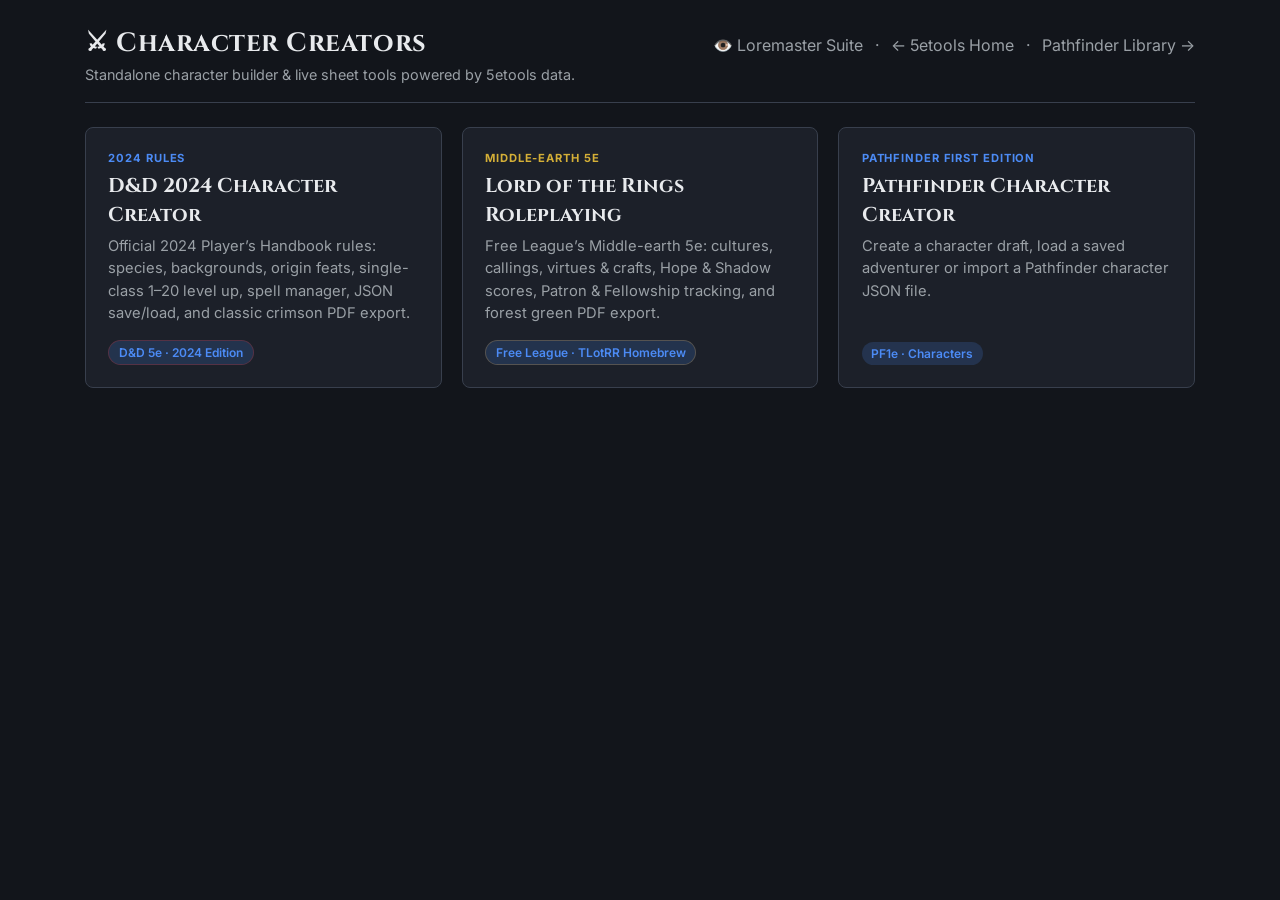
<file: character-creators/index.html>
<!DOCTYPE html>
<html lang="en">
<head>
	<meta charset="utf-8">
	<meta name="viewport" content="width=device-width, initial-scale=1">
	<title>Character Creators | 5etools</title>
	<link rel="preconnect" href="https://fonts.googleapis.com">
	<link rel="preconnect" href="https://fonts.gstatic.com" crossorigin>
	<link href="https://fonts.googleapis.com/css2?family=Cinzel:wght@600;700;800&family=Inter:wght@400;500;600;700&display=swap" rel="stylesheet">
	<link rel="icon" type="image/png" href="favicon.png">
	<link rel="stylesheet" href="shared/styles.css">
</head>
<body class="cc-hub-body">
	<div class="cc-page">
		<header class="cc-header cc-hub-header">
			<div>
				<h1>⚔ Character Creators</h1>
				<p class="cc-sub">Standalone character builder & live sheet tools powered by 5etools data.</p>
			</div>
			<div style="display:flex; gap:0.75rem; align-items:center;">
				<a href="../dmtools/tlotrr/index.html" class="cc-muted" style="text-decoration:none">👁️ Loremaster Suite</a>
				<span class="cc-muted">·</span>
				<a href="../index.html" class="cc-muted" style="text-decoration:none">← 5etools Home</a>
				<span class="cc-muted">·</span>
				<a href="pathfinder/" class="cc-muted" style="text-decoration:none">Pathfinder Library →</a>
			</div>
		</header>

		<div class="cc-card-grid cc-hub-grid">
			<a class="cc-card cc-card-dnd" href="dnd-2024/">
				<div class="cc-card-header-badge">2024 RULES</div>
				<h2>D&amp;D 2024 Character Creator</h2>
				<p>Official 2024 Player’s Handbook rules: species, backgrounds, origin feats, single-class 1–20 level up, spell manager, JSON save/load, and classic crimson PDF export.</p>
				<span class="cc-badge cc-badge-dnd">D&amp;D 5e · 2024 Edition</span>
			</a>
			<a class="cc-card cc-card-lotr" href="lotr-rpg/">
				<div class="cc-card-header-badge cc-badge-gold">MIDDLE-EARTH 5E</div>
				<h2>Lord of the Rings Roleplaying</h2>
				<p>Free League’s Middle-earth 5e: cultures, callings, virtues &amp; crafts, Hope &amp; Shadow scores, Patron &amp; Fellowship tracking, and forest green PDF export.</p>
				<span class="cc-badge cc-badge-lotr">Free League · TLotRR Homebrew</span>
			</a>
			<a class="cc-card" href="pathfinder-character/">
				<div class="cc-card-header-badge">PATHFINDER FIRST EDITION</div>
				<h2>Pathfinder Character Creator</h2>
				<p>Create a character draft, load a saved adventurer or import a Pathfinder character JSON file.</p>
				<span class="cc-badge">PF1e · Characters</span>
			</a>
		</div>
	</div>
</body>
</html>
</file>
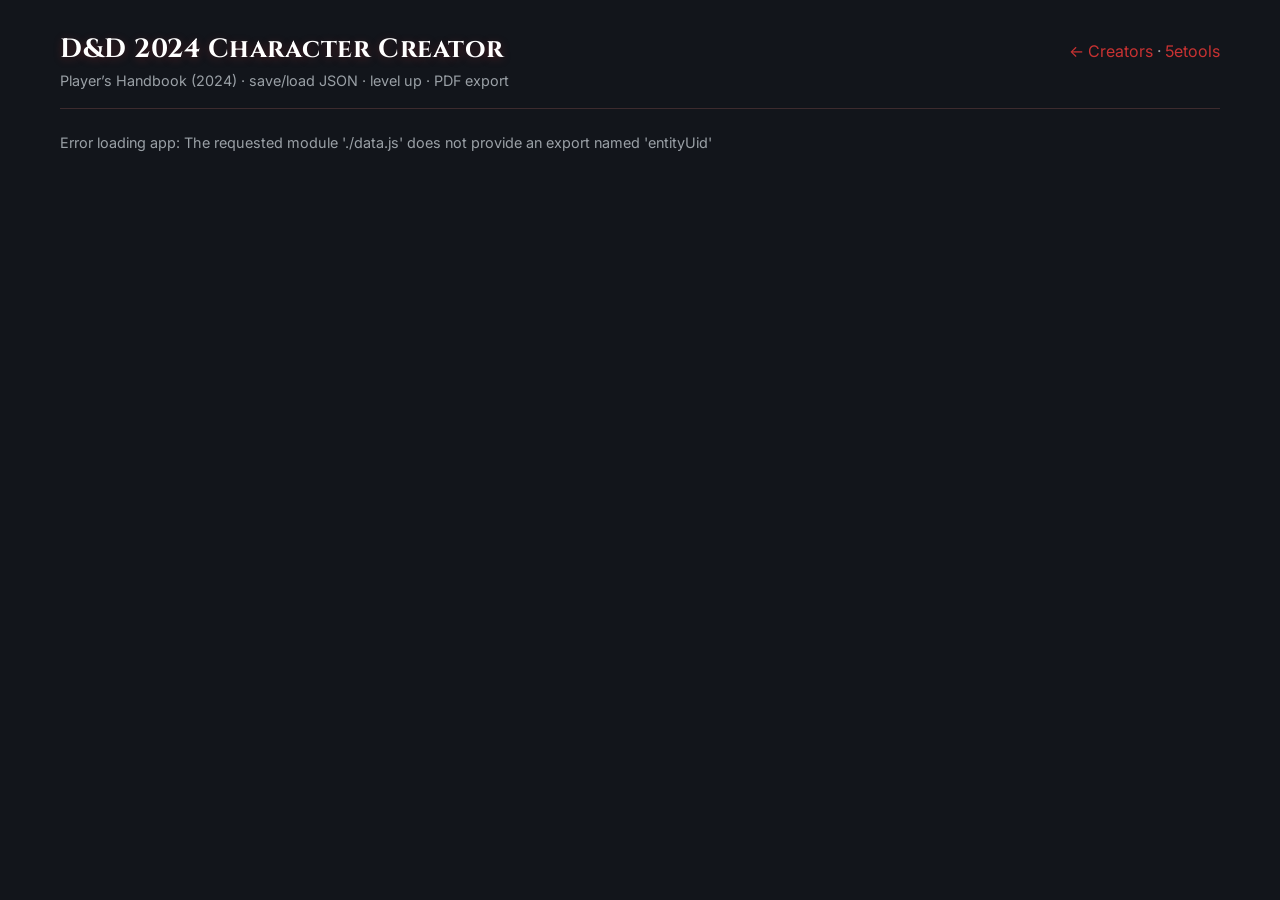
<file: character-creators/dnd-2024/index.html>
<!DOCTYPE html>
<html lang="en">
<head>
	<meta charset="utf-8">
	<meta name="viewport" content="width=device-width, initial-scale=1, maximum-scale=1">
	<meta http-equiv="Cache-Control" content="no-cache, no-store, must-revalidate">
	<meta http-equiv="Pragma" content="no-cache">
	<meta http-equiv="Expires" content="0">
	<title>D&amp;D 2024 Character Creator</title>
	<link rel="preconnect" href="https://fonts.googleapis.com">
	<link rel="preconnect" href="https://fonts.gstatic.com" crossorigin>
	<link href="https://fonts.googleapis.com/css2?family=Cinzel:wght@600;700;800&family=Inter:wght@400;500;600;700&display=swap" rel="stylesheet">
	<link rel="icon" type="image/png" href="../favicon.png">
	<link rel="stylesheet" href="../shared/styles.css?v=2.1">
	<link rel="stylesheet" href="app.css?v=2.1">
</head>
<body>
	<div class="cc-page cc-app-page">
		<header class="cc-header cc-dnd-header">
			<div>
				<h1>D&amp;D 2024 Character Creator</h1>
				<p class="cc-sub">Player’s Handbook (2024) · save/load JSON · level up · PDF export</p>
			</div>
			<p class="cc-muted">
				<a href="../">← Creators</a>
				·
				<a href="../../index.html">5etools</a>
			</p>
		</header>

		<p id="status" class="cc-status">Starting…</p>
		<div id="app"></div>
	</div>

	<script src="lib/html2canvas.min.js"></script>
	<script src="lib/jspdf.umd.min.js"></script>
	<script type="module">
		const t = Date.now();
		document.querySelectorAll('link[rel="stylesheet"]').forEach(link => {
			const u = new URL(link.href, location.href);
			u.searchParams.set("t", t);
			link.href = u.toString();
		});
		import(`./js/main.js?t=${t}`).catch(err => {
			console.error("Failed to load application:", err);
			const st = document.getElementById("status");
			if (st) st.textContent = `Error loading app: ${err.message}`;
		});
	</script>
</body>
</html>
</file>
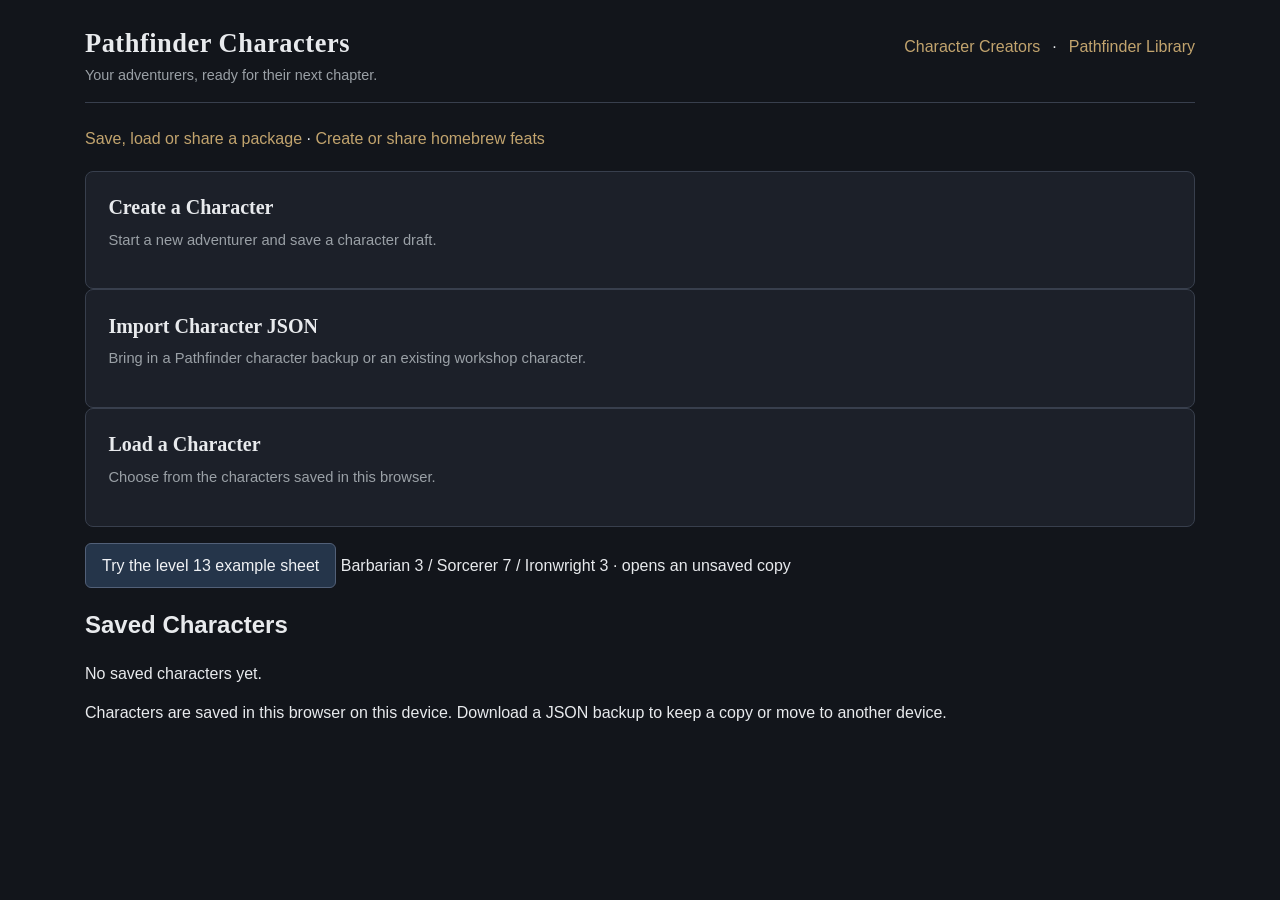
<file: character-creators/pathfinder-character/index.html>
<!doctype html><html lang="en"><head><meta charset="utf-8"><meta name="pf1-release" content="pf1-scoundrel-playtest-1"><meta name="viewport" content="width=device-width,initial-scale=1"><title>Pathfinder Characters</title><link rel="stylesheet" href="../shared/styles.css"><link rel="stylesheet" href="style.css?v=pf1-scoundrel-playtest-1"><link rel="stylesheet" href="classic-sheet.css?v=pf1-scoundrel-playtest-1"></head>
<body class="cc-hub-body"><main class="cc-page"><header class="cc-header"><div><h1>Pathfinder Characters</h1><p class="cc-sub">Your adventurers, ready for their next chapter.</p></div><nav><a href="../">Character Creators</a> · <a href="../pathfinder/">Pathfinder Library</a></nav></header>
<p><a href="transfer.html?v=pf1-scoundrel-playtest-1" target="_blank" rel="noopener">Save, load or share a package</a> · <a href="homebrew-feats.html?v=pf1-scoundrel-playtest-1" target="_blank" rel="noopener">Create or share homebrew feats</a></p><p id="message" role="status" aria-live="polite"></p>
<section id="home"><div class="cc-card-grid"><button class="cc-card" id="new"><h2>Create a Character</h2><p>Start a new adventurer and save a character draft.</p></button><button class="cc-card" id="import"><h2>Import Character JSON</h2><p>Bring in a Pathfinder character backup or an existing workshop character.</p></button><button class="cc-card" id="load"><h2>Load a Character</h2><p>Choose from the characters saved in this browser.</p></button></div><input id="file" type="file" accept=".json,application/json" hidden>
<p><button type="button" id="sheet-example">Try the level 13 example sheet</button> <span class="cc-sub">Barbarian 3 / Sorcerer 7 / Ironwright 3 · opens an unsaved copy</span></p>
<h2 id="saved-heading" tabindex="-1">Saved Characters</h2><div id="roster"></div><p class="cc-sub">Characters are saved in this browser on this device. Download a JSON backup to keep a copy or move to another device.</p></section>
<section id="editor" hidden><button id="back" type="button">← Saved Characters</button><h2 id="title">Character Builder</h2><nav id="steps" aria-label="Character creation steps"></nav><details id="preset-controls"><summary>Combat sheet presets</summary><p>Share your buff/debuff choices and collapsed sections. Character details, notes, equipment and resource use are excluded. New effects load inactive; existing effects and their settings are kept.</p><label>Preset name<input id="preset-name" maxlength="100" placeholder="My combat setup"></label><button type="button" id="preset-save">Save setup as preset</button><button type="button" id="preset-export">Download current setup</button><label>Saved presets<select id="preset-select"></select></label><button type="button" id="preset-apply">Load selected preset</button><button type="button" id="preset-download">Download selected preset</button><button type="button" id="preset-import">Import preset JSON</button><input id="preset-file" type="file" accept=".json,application/json" hidden><p id="preset-preview" role="status"></p></details><section id="panel"></section><section id="layout-controls" hidden aria-label="Share sheet layout"><h3>Share sheet layout</h3><button id="layout-download" type="button">Download layout</button><button id="layout-upload" type="button">Upload layout</button><input id="layout-file" type="file" accept=".json,application/json" hidden><p>Share buff/debuff choices and collapsed sections. Character details and resources are excluded. Uploaded effects are added inactive; existing effects are kept.</p><p id="layout-status" role="status"></p></section><p><button id="save" type="button">Save Draft</button> <button id="download" type="button">Download JSON</button></p></section></main><script type="importmap">{
  "imports": {
    "./additional-traits.mjs": "./additional-traits.mjs?v=pf1-scoundrel-playtest-1",
    "./advancement-ui.mjs": "./advancement-ui.mjs?v=pf1-scoundrel-playtest-1",
    "./advancement.mjs": "./advancement.mjs?v=pf1-scoundrel-playtest-1",
    "./app.mjs": "./app.mjs?v=pf1-scoundrel-playtest-1",
    "./archetypes-ui.mjs": "./archetypes-ui.mjs?v=pf1-scoundrel-playtest-1",
    "./background-data.mjs": "./background-data.mjs?v=pf1-scoundrel-playtest-1",
    "./backgrounds.mjs": "./backgrounds.mjs?v=pf1-scoundrel-playtest-1",
    "./bard-ui.mjs": "./bard-ui.mjs?v=pf1-scoundrel-playtest-1",
    "./character.mjs": "./character.mjs?v=pf1-scoundrel-playtest-1",
    "./choice-picker.mjs": "./choice-picker.mjs?v=pf1-scoundrel-playtest-1",
    "./class-choices.mjs": "./class-choices.mjs?v=pf1-scoundrel-playtest-1",
    "./classic-sheet.mjs": "./classic-sheet.mjs?v=pf1-scoundrel-playtest-1",
    "./combat-buffs.mjs": "./combat-buffs.mjs?v=pf1-scoundrel-playtest-1",
    "./combat-debuffs.mjs": "./combat-debuffs.mjs?v=pf1-scoundrel-playtest-1",
    "./combat-equipment.mjs": "./combat-equipment.mjs?v=pf1-scoundrel-playtest-1",
    "./combat-passives.mjs": "./combat-passives.mjs?v=pf1-scoundrel-playtest-1",
    "./combat-spells.mjs": "./combat-spells.mjs?v=pf1-scoundrel-playtest-1",
    "./crafted-items.mjs": "./crafted-items.mjs?v=pf1-scoundrel-playtest-1",
    "./defensive-tech-ui.mjs": "./defensive-tech-ui.mjs?v=pf1-scoundrel-playtest-1",
    "./deity-setup.mjs": "./deity-setup.mjs?v=pf1-scoundrel-playtest-1",
    "./dragonborn-ui.mjs": "./dragonborn-ui.mjs?v=pf1-scoundrel-playtest-1",
    "./enchanted-item-picker.mjs": "./enchanted-item-picker.mjs?v=pf1-scoundrel-playtest-1",
    "./engine/abilities.mjs": "./engine/abilities.mjs?v=pf1-scoundrel-playtest-1",
    "./engine/archer.mjs": "./engine/archer.mjs?v=pf1-scoundrel-playtest-1",
    "./engine/archetypes-data.mjs": "./engine/archetypes-data.mjs?v=pf1-scoundrel-playtest-1",
    "./engine/archetypes.mjs": "./engine/archetypes.mjs?v=pf1-scoundrel-playtest-1",
    "./engine/armor-master.mjs": "./engine/armor-master.mjs?v=pf1-scoundrel-playtest-1",
    "./engine/attack-routine.mjs": "./engine/attack-routine.mjs?v=pf1-scoundrel-playtest-1",
    "./engine/background-data.mjs": "./engine/background-data.mjs?v=pf1-scoundrel-playtest-1",
    "./engine/backgrounds.mjs": "./engine/backgrounds.mjs?v=pf1-scoundrel-playtest-1",
    "./engine/barbarian-archetypes-data.mjs": "./engine/barbarian-archetypes-data.mjs?v=pf1-scoundrel-playtest-1",
    "./engine/barbarian-archetypes.mjs": "./engine/barbarian-archetypes.mjs?v=pf1-scoundrel-playtest-1",
    "./engine/bard-archetypes-data.mjs": "./engine/bard-archetypes-data.mjs?v=pf1-scoundrel-playtest-1",
    "./engine/bard-archetypes.mjs": "./engine/bard-archetypes.mjs?v=pf1-scoundrel-playtest-1",
    "./engine/boilers.mjs": "./engine/boilers.mjs?v=pf1-scoundrel-playtest-1",
    "./engine/bows.mjs": "./engine/bows.mjs?v=pf1-scoundrel-playtest-1",
    "./engine/brawler.mjs": "./engine/brawler.mjs?v=pf1-scoundrel-playtest-1",
    "./engine/buffs.mjs": "./engine/buffs.mjs?v=pf1-scoundrel-playtest-1",
    "./engine/class-grants.mjs": "./engine/class-grants.mjs?v=pf1-scoundrel-playtest-1",
    "./engine/core-options-data.mjs": "./engine/core-options-data.mjs?v=pf1-scoundrel-playtest-1",
    "./engine/core-options.mjs": "./engine/core-options.mjs?v=pf1-scoundrel-playtest-1",
    "./engine/crafting.mjs": "./engine/crafting.mjs?v=pf1-scoundrel-playtest-1",
    "./engine/crossbowman.mjs": "./engine/crossbowman.mjs?v=pf1-scoundrel-playtest-1",
    "./engine/debuffs.mjs": "./engine/debuffs.mjs?v=pf1-scoundrel-playtest-1",
    "./engine/defensive-technology.mjs": "./engine/defensive-technology.mjs?v=pf1-scoundrel-playtest-1",
    "./engine/drill-sergeant.mjs": "./engine/drill-sergeant.mjs?v=pf1-scoundrel-playtest-1",
    "./engine/equipment.mjs": "./engine/equipment.mjs?v=pf1-scoundrel-playtest-1",
    "./engine/equipped-items.mjs": "./engine/equipped-items.mjs?v=pf1-scoundrel-playtest-1",
    "./engine/feat-index.mjs": "./engine/feat-index.mjs?v=pf1-scoundrel-playtest-1",
    "./engine/feat-progression-data.mjs": "./engine/feat-progression-data.mjs?v=pf1-scoundrel-playtest-1",
    "./engine/feat-progression.mjs": "./engine/feat-progression.mjs?v=pf1-scoundrel-playtest-1",
    "./engine/feat-themes.mjs": "./engine/feat-themes.mjs?v=pf1-scoundrel-playtest-1",
    "./engine/fighter-base.mjs": "./engine/fighter-base.mjs?v=pf1-scoundrel-playtest-1",
    "./engine/gadgets-data.mjs": "./engine/gadgets-data.mjs?v=pf1-scoundrel-playtest-1",
    "./engine/gunslinger.mjs": "./engine/gunslinger.mjs?v=pf1-scoundrel-playtest-1",
    "./engine/homebrew.mjs": "./engine/homebrew.mjs?v=pf1-scoundrel-playtest-1",
    "./engine/item-recovery.mjs": "./engine/item-recovery.mjs?v=pf1-scoundrel-playtest-1",
    "./engine/magic-items.mjs": "./engine/magic-items.mjs?v=pf1-scoundrel-playtest-1",
    "./engine/martial-options-data.mjs": "./engine/martial-options-data.mjs?v=pf1-scoundrel-playtest-1",
    "./engine/martial-options.mjs": "./engine/martial-options.mjs?v=pf1-scoundrel-playtest-1",
    "./engine/minor-adaptations.mjs": "./engine/minor-adaptations.mjs?v=pf1-scoundrel-playtest-1",
    "./engine/mobile-fighter.mjs": "./engine/mobile-fighter.mjs?v=pf1-scoundrel-playtest-1",
    "./engine/muralis-data.mjs": "./engine/muralis-data.mjs?v=pf1-scoundrel-playtest-1",
    "./engine/paladin-archetypes-data.mjs": "./engine/paladin-archetypes-data.mjs?v=pf1-scoundrel-playtest-1",
    "./engine/paladin-archetypes.mjs": "./engine/paladin-archetypes.mjs?v=pf1-scoundrel-playtest-1",
    "./engine/paladin-spells-data.mjs": "./engine/paladin-spells-data.mjs?v=pf1-scoundrel-playtest-1",
    "./engine/phalanx.mjs": "./engine/phalanx.mjs?v=pf1-scoundrel-playtest-1",
    "./engine/polearm-master.mjs": "./engine/polearm-master.mjs?v=pf1-scoundrel-playtest-1",
    "./engine/purchased-effects.mjs": "./engine/purchased-effects.mjs?v=pf1-scoundrel-playtest-1",
    "./engine/racial.mjs": "./engine/racial.mjs?v=pf1-scoundrel-playtest-1",
    "./engine/ranger-archetypes-data.mjs": "./engine/ranger-archetypes-data.mjs?v=pf1-scoundrel-playtest-1",
    "./engine/ranger-archetypes.mjs": "./engine/ranger-archetypes.mjs?v=pf1-scoundrel-playtest-1",
    "./engine/rogue-archetypes-data.mjs": "./engine/rogue-archetypes-data.mjs?v=pf1-scoundrel-playtest-1",
    "./engine/rogue-archetypes.mjs": "./engine/rogue-archetypes.mjs?v=pf1-scoundrel-playtest-1",
    "./engine/roughrider.mjs": "./engine/roughrider.mjs?v=pf1-scoundrel-playtest-1",
    "./engine/selectable-abilities-data.mjs": "./engine/selectable-abilities-data.mjs?v=pf1-scoundrel-playtest-1",
    "./engine/selectable-abilities.mjs": "./engine/selectable-abilities.mjs?v=pf1-scoundrel-playtest-1",
    "./engine/sheet-abilities.mjs": "./engine/sheet-abilities.mjs?v=pf1-scoundrel-playtest-1",
    "./engine/shielded-fighter.mjs": "./engine/shielded-fighter.mjs?v=pf1-scoundrel-playtest-1",
    "./engine/siegebreaker.mjs": "./engine/siegebreaker.mjs?v=pf1-scoundrel-playtest-1",
    "./engine/size-effects.mjs": "./engine/size-effects.mjs?v=pf1-scoundrel-playtest-1",
    "./engine/skills.mjs": "./engine/skills.mjs?v=pf1-scoundrel-playtest-1",
    "./engine/spell-schools.mjs": "./engine/spell-schools.mjs?v=pf1-scoundrel-playtest-1",
    "./engine/spell-use.mjs": "./engine/spell-use.mjs?v=pf1-scoundrel-playtest-1",
    "./engine/spellcasting-data.mjs": "./engine/spellcasting-data.mjs?v=pf1-scoundrel-playtest-1",
    "./engine/spellcasting.mjs": "./engine/spellcasting.mjs?v=pf1-scoundrel-playtest-1",
    "./engine/technical-knacks.mjs": "./engine/technical-knacks.mjs?v=pf1-scoundrel-playtest-1",
    "./engine/technology.mjs": "./engine/technology.mjs?v=pf1-scoundrel-playtest-1",
    "./engine/weapon-hands.mjs": "./engine/weapon-hands.mjs?v=pf1-scoundrel-playtest-1",
    "./equipment-display.mjs": "./equipment-display.mjs?v=pf1-scoundrel-playtest-1",
    "./equipment-ui.mjs": "./equipment-ui.mjs?v=pf1-scoundrel-playtest-1",
    "./equipment.mjs": "./equipment.mjs?v=pf1-scoundrel-playtest-1",
    "./feats.mjs": "./feats.mjs?v=pf1-scoundrel-playtest-1",
    "./homebrew-feats-ui.mjs": "./homebrew-feats-ui.mjs?v=pf1-scoundrel-playtest-1",
    "./homebrew-feats.mjs": "./homebrew-feats.mjs?v=pf1-scoundrel-playtest-1",
    "./inventory.mjs": "./inventory.mjs?v=pf1-scoundrel-playtest-1",
    "./owned-item-properties.mjs": "./owned-item-properties.mjs?v=pf1-scoundrel-playtest-1",
    "./paladin-ui.mjs": "./paladin-ui.mjs?v=pf1-scoundrel-playtest-1",
    "./ranger-ui.mjs": "./ranger-ui.mjs?v=pf1-scoundrel-playtest-1",
    "./roster.mjs": "./roster.mjs?v=pf1-scoundrel-playtest-1",
    "./sheet-example.mjs": "./sheet-example.mjs?v=pf1-scoundrel-playtest-1",
    "./sheet-presets.mjs": "./sheet-presets.mjs?v=pf1-scoundrel-playtest-1",
    "./skill-classes.mjs": "./skill-classes.mjs?v=pf1-scoundrel-playtest-1",
    "./skills.mjs": "./skills.mjs?v=pf1-scoundrel-playtest-1",
    "./spellcasting-ui.mjs": "./spellcasting-ui.mjs?v=pf1-scoundrel-playtest-1",
    "./transfer-ui.mjs": "./transfer-ui.mjs?v=pf1-scoundrel-playtest-1",
    "./transfer.mjs": "./transfer.mjs?v=pf1-scoundrel-playtest-1",
    "./engine/justiciar.mjs": "./engine/justiciar.mjs?v=pf1-scoundrel-playtest-1",
    "./engine/practiced.mjs": "./engine/practiced.mjs?v=pf1-scoundrel-playtest-1",
    "./engine/bloodline-summary.mjs": "./engine/bloodline-summary.mjs?v=pf1-scoundrel-playtest-1",
    "./justiciar-ui.mjs": "./justiciar-ui.mjs?v=pf1-scoundrel-playtest-1",
    "./engine/scoundrel.mjs": "./engine/scoundrel.mjs?v=pf1-scoundrel-playtest-1",
    "./engine/scoundrel-data.mjs": "./engine/scoundrel-data.mjs?v=pf1-scoundrel-playtest-1",
    "./scoundrel-ui.mjs": "./scoundrel-ui.mjs?v=pf1-scoundrel-playtest-1"
  }
}</script><script type="module" src="app.mjs?v=pf1-scoundrel-playtest-1"></script></body></html>
</file>
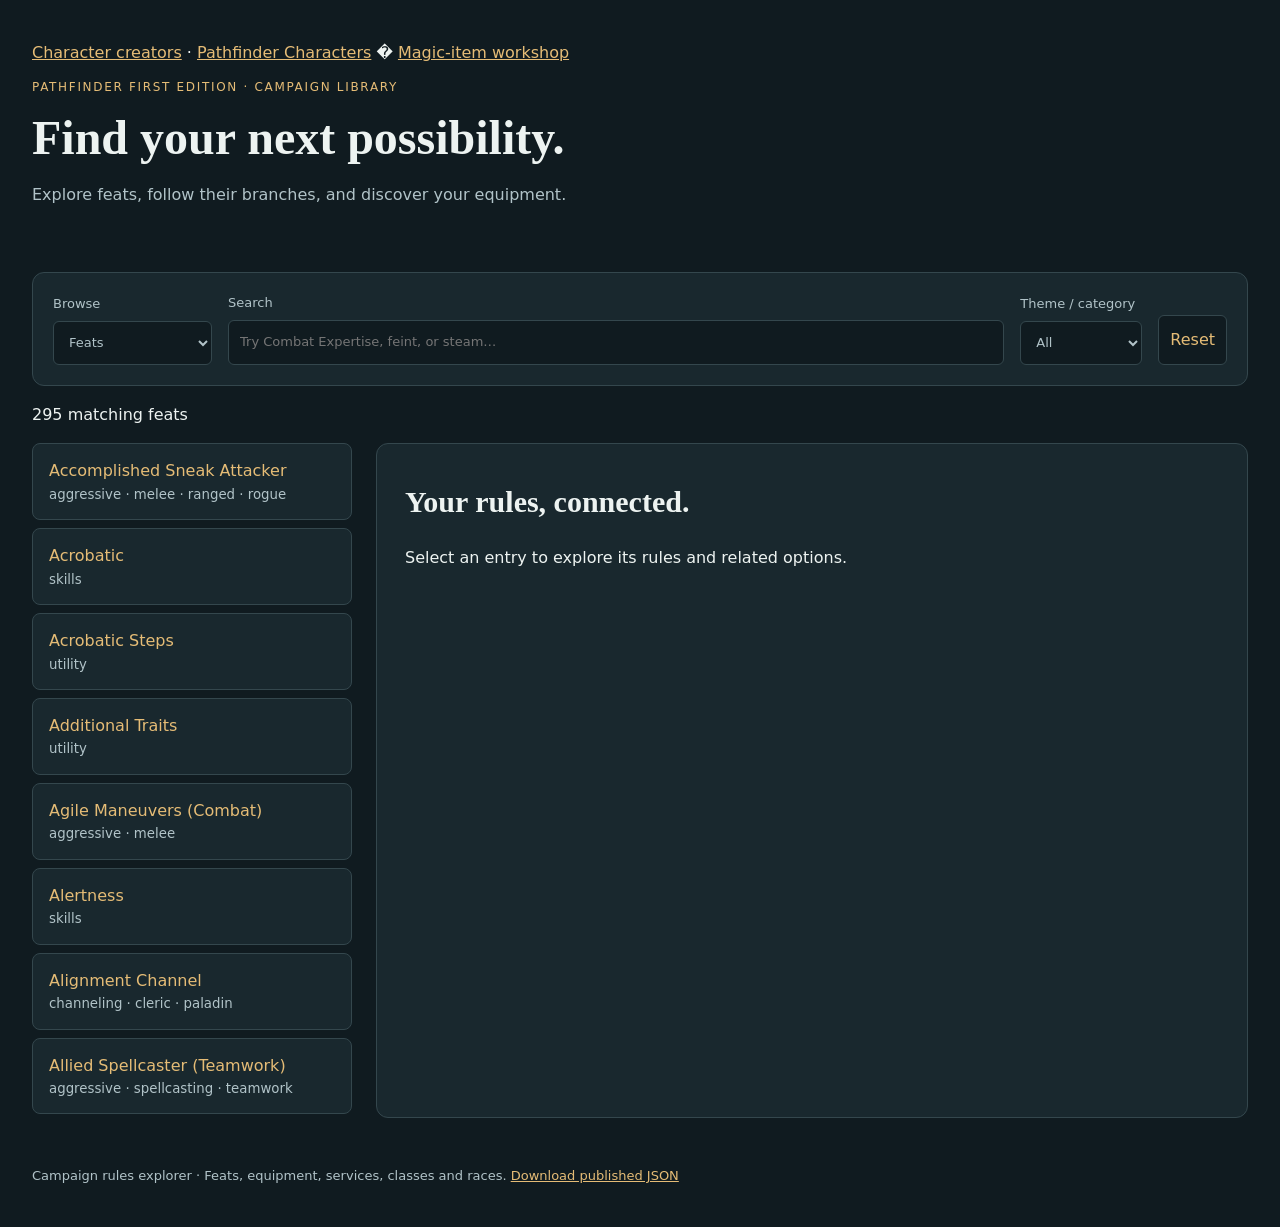
<file: character-creators/pathfinder/index.html>
<!doctype html>
<html lang="en"><head><meta charset="utf-8"><meta name="viewport" content="width=device-width, initial-scale=1"><title>Pathfinder • Rules explorer</title><link rel="stylesheet" href="style.css"></head>
<body><header><a href="../">Character creators</a> · <a href="../pathfinder-character/">Pathfinder Characters</a> � <a href="crafting/">Magic-item workshop</a><p class="eyebrow">PATHFINDER FIRST EDITION · CAMPAIGN LIBRARY</p><h1>Find your next possibility.</h1><p>Explore feats, follow their branches, and discover your equipment.</p></header>
<main><section class="filters" aria-label="Catalogue filters"><label>Browse<select id="kind"><option value="feats">Feats</option><option value="equipment">Equipment</option><option value="races">Races</option><option value="classes">Classes</option><option value="services">Goods &amp; Services</option></select></label><label class="search">Search<input id="query" type="search" placeholder="Try Combat Expertise, feint, or steam…"></label><label>Theme / category<select id="category"><option value="">All</option></select></label><button id="reset">Reset</button></section>
<p id="count" role="status">Loading rules…</p><div class="layout"><nav id="results" aria-label="Matching entries"></nav><article id="detail"><h2>Your rules, connected.</h2><p>Select an entry to explore its rules and related options.</p></article></div></main>
<footer>Campaign rules explorer · Feats, equipment, services, classes and races. <a href="data/catalogue.json">Download published JSON</a></footer><script type="module" src="app.mjs"></script></body></html>
</file>
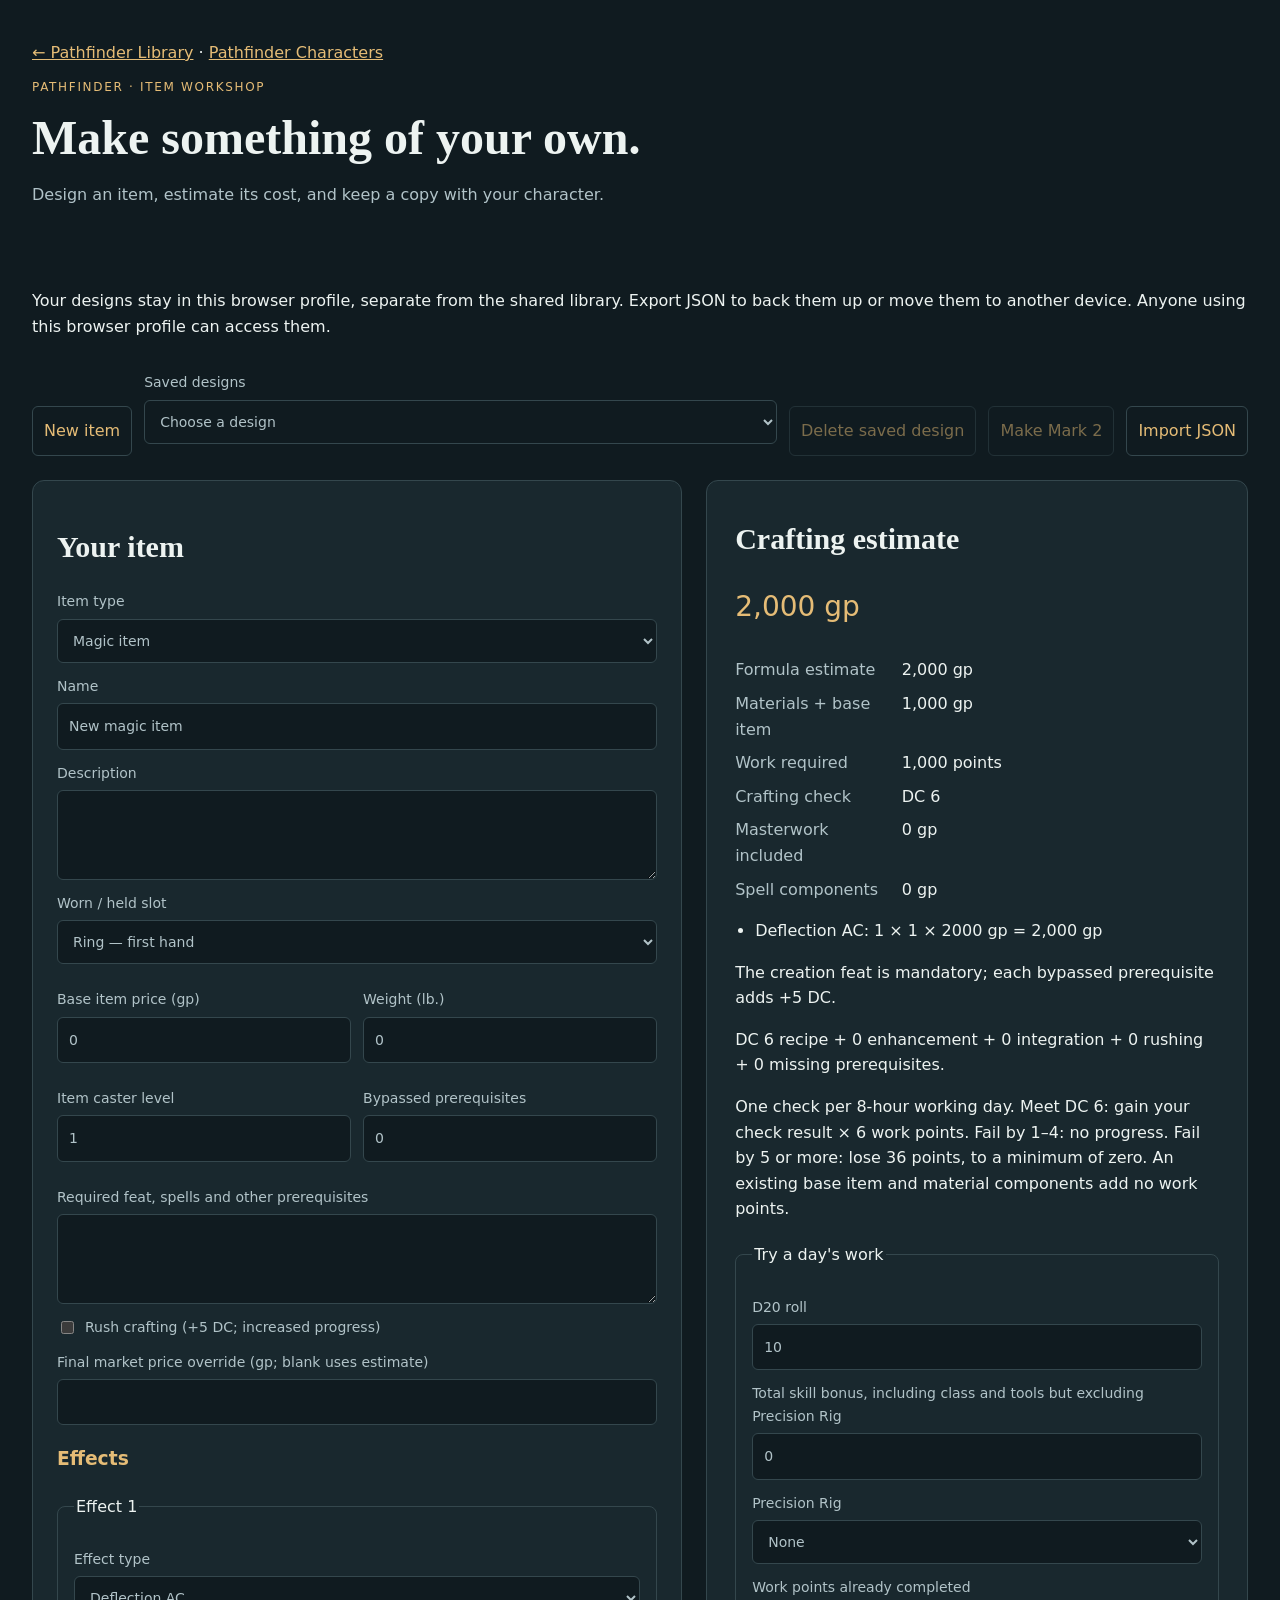
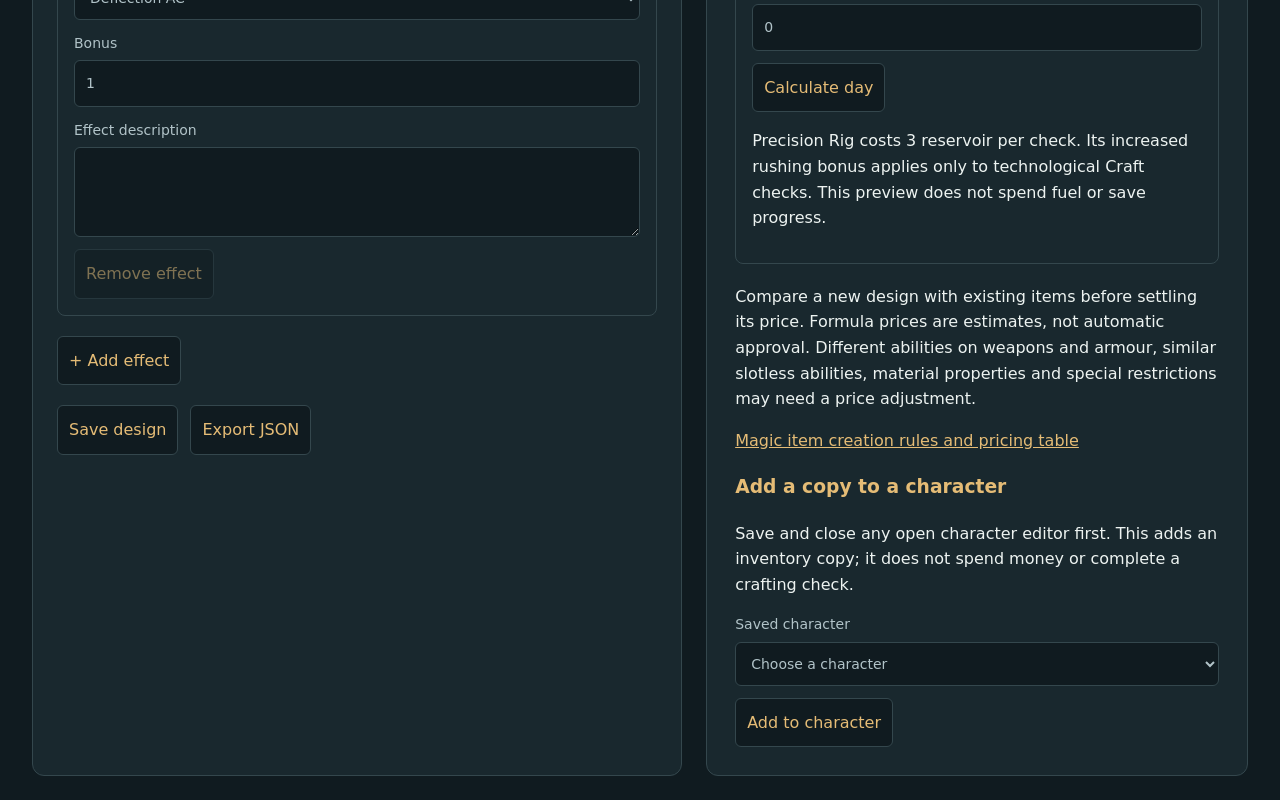
<file: character-creators/pathfinder/crafting/index.html>
<!doctype html><html lang="en"><head><meta charset="utf-8"><meta name="viewport" content="width=device-width,initial-scale=1"><title>Item workshop · Pathfinder</title><link rel="stylesheet" href="../style.css"><link rel="stylesheet" href="style.css"></head><body><header><a href="../">← Pathfinder Library</a> · <a href="../../pathfinder-character/">Pathfinder Characters</a><p class="eyebrow">PATHFINDER · ITEM WORKSHOP</p><h1>Make something of your own.</h1><p>Design an item, estimate its cost, and keep a copy with your character.</p></header><main><p>Your designs stay in this browser profile, separate from the shared library. Export JSON to back them up or move them to another device. Anyone using this browser profile can access them.</p><p id="message" role="status"></p><div class="toolbar"><button id="new">New item</button><label>Saved designs<select id="saved"><option value="">Choose a design</option></select></label><button type="button" id="delete" disabled>Delete saved design</button><button type="button" id="mark-two" disabled>Make Mark 2</button><button id="import">Import JSON</button><input id="file" type="file" accept=".json,application/json" hidden></div><div class="workshop"><form id="editor"><h2>Your item</h2><div id="fields"></div><h3>Effects</h3><div id="effects"></div><button type="button" id="add-effect">+ Add effect</button><div class="toolbar"><button type="button" id="save">Save design</button><button type="button" id="export">Export JSON</button></div></form><article><h2>Crafting estimate</h2><div id="estimate"></div><p>Compare a new design with existing items before settling its price. Formula prices are estimates, not automatic approval. Different abilities on weapons and armour, similar slotless abilities, material properties and special restrictions may need a price adjustment.</p><a href="https://www.d20pfsrd.com/magic-items/magic-item-creation/" target="_blank" rel="noopener">Magic item creation rules and pricing table</a><h3>Add a copy to a character</h3><p>Save and close any open character editor first. This adds an inventory copy; it does not spend money or complete a crafting check.</p><label>Saved character<select id="character"></select></label><button id="add-character">Add to character</button></article></div></main><script type="module" src="app.mjs?v=integration-cost-1"></script></body></html>
</file>
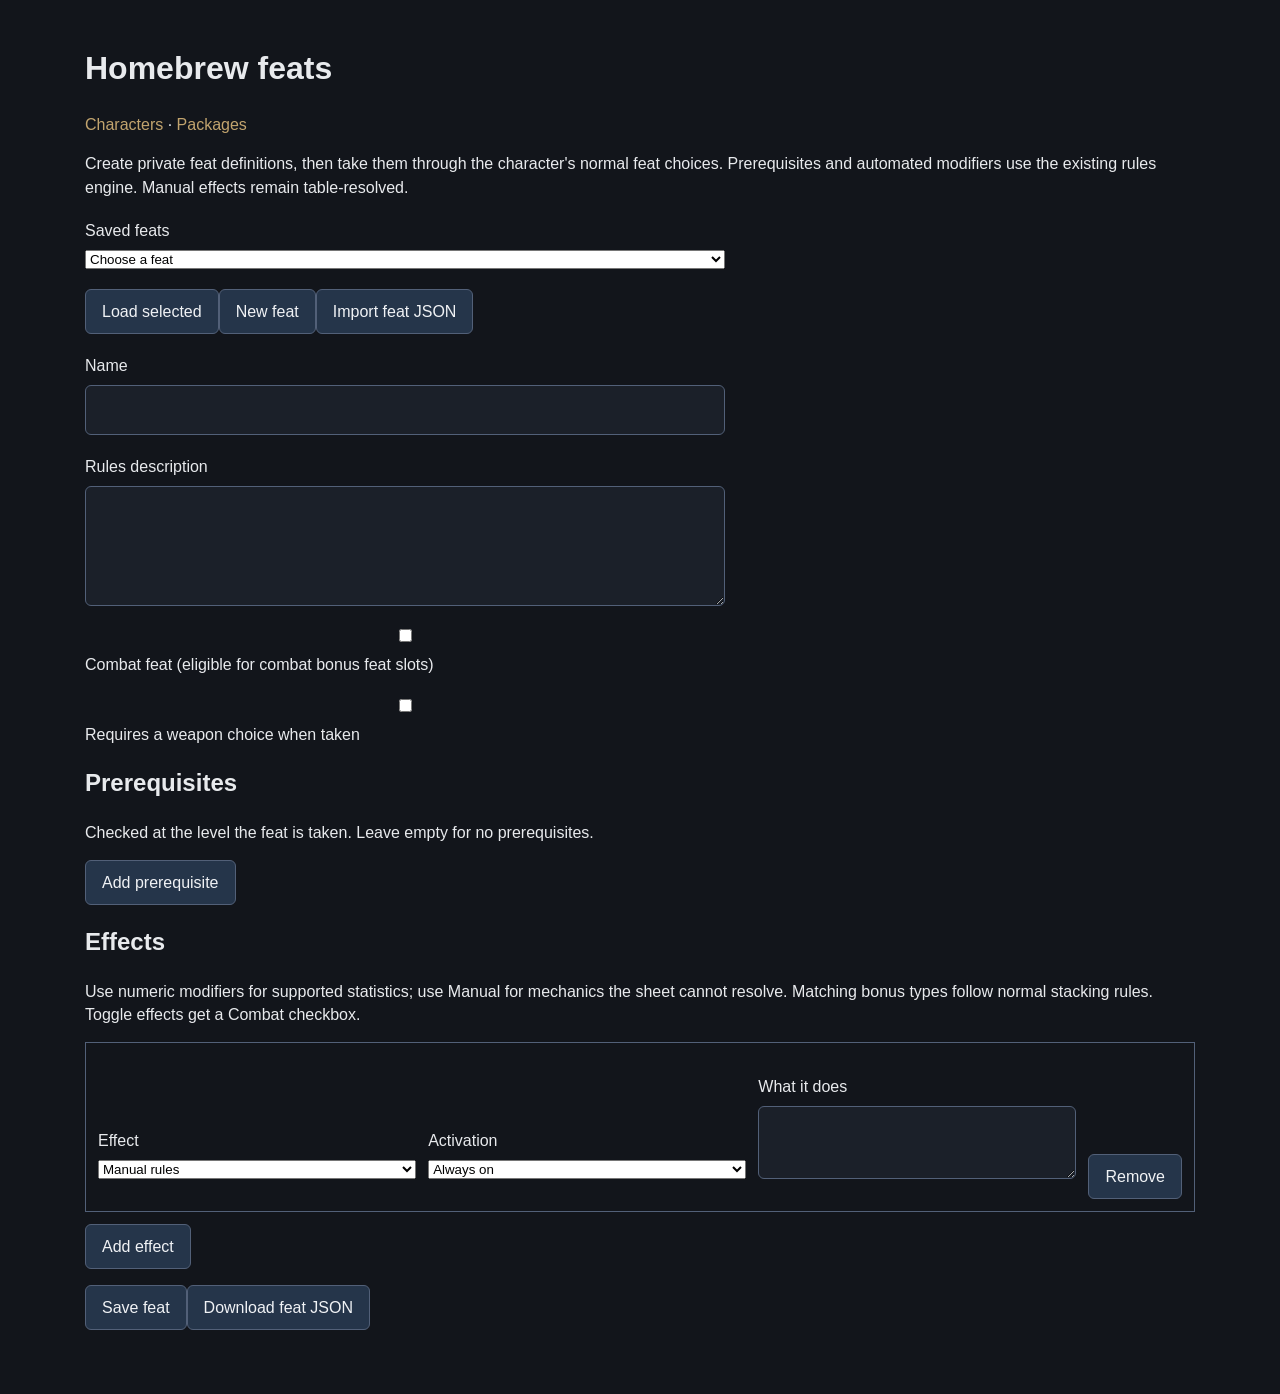
<file: character-creators/pathfinder-character/homebrew-feats.html>
<!doctype html><html lang="en"><head><meta charset="utf-8"><meta name="pf1-release" content="pf1-scoundrel-playtest-1"><meta name="viewport" content="width=device-width,initial-scale=1"><title>Homebrew feats</title><link rel="stylesheet" href="../shared/styles.css"><link rel="stylesheet" href="style.css?v=pf1-scoundrel-playtest-1"><style>.feat-row{padding:12px;border:1px solid #526078;margin:12px 0;display:flex;gap:12px;flex-wrap:wrap;align-items:end}.feat-row label{flex:1;min-width:140px}.feat-row textarea{width:100%}input[type=checkbox]{width:auto}#description{width:100%;min-height:120px}</style></head><body class="cc-hub-body"><main class="cc-page"><h1>Homebrew feats</h1><p><a href="./">Characters</a> · <a href="transfer.html?v=pf1-scoundrel-playtest-1">Packages</a></p><p>Create private feat definitions, then take them through the character's normal feat choices. Prerequisites and automated modifiers use the existing rules engine. Manual effects remain table-resolved.</p><p id="status" role="status"></p><label>Saved feats<select id="saved"></select></label><button id="load">Load selected</button><button id="new">New feat</button><button id="import">Import feat JSON</button><input id="file" type="file" accept=".json,application/json" hidden><form id="editor"><label>Name<input id="name" maxlength="100" required></label><label>Rules description<textarea id="description" maxlength="10000" required></textarea></label><label><input id="combat" type="checkbox"> Combat feat (eligible for combat bonus feat slots)</label><label><input id="weapon" type="checkbox"> Requires a weapon choice when taken</label><h2>Prerequisites</h2><p>Checked at the level the feat is taken. Leave empty for no prerequisites.</p><div id="prerequisites"></div><button type="button" id="add-prerequisite">Add prerequisite</button><h2>Effects</h2><p>Use numeric modifiers for supported statistics; use Manual for mechanics the sheet cannot resolve. Matching bonus types follow normal stacking rules. Toggle effects get a Combat checkbox.</p><div id="effects"></div><button type="button" id="add-effect">Add effect</button><p><button id="save" type="submit">Save feat</button><button type="button" id="export">Download feat JSON</button></p></form><datalist id="feat-options"></datalist><script type="importmap">{
  "imports": {
    "./additional-traits.mjs": "./additional-traits.mjs?v=pf1-scoundrel-playtest-1",
    "./advancement-ui.mjs": "./advancement-ui.mjs?v=pf1-scoundrel-playtest-1",
    "./advancement.mjs": "./advancement.mjs?v=pf1-scoundrel-playtest-1",
    "./app.mjs": "./app.mjs?v=pf1-scoundrel-playtest-1",
    "./archetypes-ui.mjs": "./archetypes-ui.mjs?v=pf1-scoundrel-playtest-1",
    "./background-data.mjs": "./background-data.mjs?v=pf1-scoundrel-playtest-1",
    "./backgrounds.mjs": "./backgrounds.mjs?v=pf1-scoundrel-playtest-1",
    "./bard-ui.mjs": "./bard-ui.mjs?v=pf1-scoundrel-playtest-1",
    "./character.mjs": "./character.mjs?v=pf1-scoundrel-playtest-1",
    "./choice-picker.mjs": "./choice-picker.mjs?v=pf1-scoundrel-playtest-1",
    "./class-choices.mjs": "./class-choices.mjs?v=pf1-scoundrel-playtest-1",
    "./classic-sheet.mjs": "./classic-sheet.mjs?v=pf1-scoundrel-playtest-1",
    "./combat-buffs.mjs": "./combat-buffs.mjs?v=pf1-scoundrel-playtest-1",
    "./combat-debuffs.mjs": "./combat-debuffs.mjs?v=pf1-scoundrel-playtest-1",
    "./combat-equipment.mjs": "./combat-equipment.mjs?v=pf1-scoundrel-playtest-1",
    "./combat-passives.mjs": "./combat-passives.mjs?v=pf1-scoundrel-playtest-1",
    "./combat-spells.mjs": "./combat-spells.mjs?v=pf1-scoundrel-playtest-1",
    "./crafted-items.mjs": "./crafted-items.mjs?v=pf1-scoundrel-playtest-1",
    "./defensive-tech-ui.mjs": "./defensive-tech-ui.mjs?v=pf1-scoundrel-playtest-1",
    "./deity-setup.mjs": "./deity-setup.mjs?v=pf1-scoundrel-playtest-1",
    "./dragonborn-ui.mjs": "./dragonborn-ui.mjs?v=pf1-scoundrel-playtest-1",
    "./enchanted-item-picker.mjs": "./enchanted-item-picker.mjs?v=pf1-scoundrel-playtest-1",
    "./engine/abilities.mjs": "./engine/abilities.mjs?v=pf1-scoundrel-playtest-1",
    "./engine/archer.mjs": "./engine/archer.mjs?v=pf1-scoundrel-playtest-1",
    "./engine/archetypes-data.mjs": "./engine/archetypes-data.mjs?v=pf1-scoundrel-playtest-1",
    "./engine/archetypes.mjs": "./engine/archetypes.mjs?v=pf1-scoundrel-playtest-1",
    "./engine/armor-master.mjs": "./engine/armor-master.mjs?v=pf1-scoundrel-playtest-1",
    "./engine/attack-routine.mjs": "./engine/attack-routine.mjs?v=pf1-scoundrel-playtest-1",
    "./engine/background-data.mjs": "./engine/background-data.mjs?v=pf1-scoundrel-playtest-1",
    "./engine/backgrounds.mjs": "./engine/backgrounds.mjs?v=pf1-scoundrel-playtest-1",
    "./engine/barbarian-archetypes-data.mjs": "./engine/barbarian-archetypes-data.mjs?v=pf1-scoundrel-playtest-1",
    "./engine/barbarian-archetypes.mjs": "./engine/barbarian-archetypes.mjs?v=pf1-scoundrel-playtest-1",
    "./engine/bard-archetypes-data.mjs": "./engine/bard-archetypes-data.mjs?v=pf1-scoundrel-playtest-1",
    "./engine/bard-archetypes.mjs": "./engine/bard-archetypes.mjs?v=pf1-scoundrel-playtest-1",
    "./engine/boilers.mjs": "./engine/boilers.mjs?v=pf1-scoundrel-playtest-1",
    "./engine/bows.mjs": "./engine/bows.mjs?v=pf1-scoundrel-playtest-1",
    "./engine/brawler.mjs": "./engine/brawler.mjs?v=pf1-scoundrel-playtest-1",
    "./engine/buffs.mjs": "./engine/buffs.mjs?v=pf1-scoundrel-playtest-1",
    "./engine/class-grants.mjs": "./engine/class-grants.mjs?v=pf1-scoundrel-playtest-1",
    "./engine/core-options-data.mjs": "./engine/core-options-data.mjs?v=pf1-scoundrel-playtest-1",
    "./engine/core-options.mjs": "./engine/core-options.mjs?v=pf1-scoundrel-playtest-1",
    "./engine/crafting.mjs": "./engine/crafting.mjs?v=pf1-scoundrel-playtest-1",
    "./engine/crossbowman.mjs": "./engine/crossbowman.mjs?v=pf1-scoundrel-playtest-1",
    "./engine/debuffs.mjs": "./engine/debuffs.mjs?v=pf1-scoundrel-playtest-1",
    "./engine/defensive-technology.mjs": "./engine/defensive-technology.mjs?v=pf1-scoundrel-playtest-1",
    "./engine/drill-sergeant.mjs": "./engine/drill-sergeant.mjs?v=pf1-scoundrel-playtest-1",
    "./engine/equipment.mjs": "./engine/equipment.mjs?v=pf1-scoundrel-playtest-1",
    "./engine/equipped-items.mjs": "./engine/equipped-items.mjs?v=pf1-scoundrel-playtest-1",
    "./engine/feat-index.mjs": "./engine/feat-index.mjs?v=pf1-scoundrel-playtest-1",
    "./engine/feat-progression-data.mjs": "./engine/feat-progression-data.mjs?v=pf1-scoundrel-playtest-1",
    "./engine/feat-progression.mjs": "./engine/feat-progression.mjs?v=pf1-scoundrel-playtest-1",
    "./engine/feat-themes.mjs": "./engine/feat-themes.mjs?v=pf1-scoundrel-playtest-1",
    "./engine/fighter-base.mjs": "./engine/fighter-base.mjs?v=pf1-scoundrel-playtest-1",
    "./engine/gadgets-data.mjs": "./engine/gadgets-data.mjs?v=pf1-scoundrel-playtest-1",
    "./engine/gunslinger.mjs": "./engine/gunslinger.mjs?v=pf1-scoundrel-playtest-1",
    "./engine/homebrew.mjs": "./engine/homebrew.mjs?v=pf1-scoundrel-playtest-1",
    "./engine/item-recovery.mjs": "./engine/item-recovery.mjs?v=pf1-scoundrel-playtest-1",
    "./engine/magic-items.mjs": "./engine/magic-items.mjs?v=pf1-scoundrel-playtest-1",
    "./engine/martial-options-data.mjs": "./engine/martial-options-data.mjs?v=pf1-scoundrel-playtest-1",
    "./engine/martial-options.mjs": "./engine/martial-options.mjs?v=pf1-scoundrel-playtest-1",
    "./engine/minor-adaptations.mjs": "./engine/minor-adaptations.mjs?v=pf1-scoundrel-playtest-1",
    "./engine/mobile-fighter.mjs": "./engine/mobile-fighter.mjs?v=pf1-scoundrel-playtest-1",
    "./engine/muralis-data.mjs": "./engine/muralis-data.mjs?v=pf1-scoundrel-playtest-1",
    "./engine/paladin-archetypes-data.mjs": "./engine/paladin-archetypes-data.mjs?v=pf1-scoundrel-playtest-1",
    "./engine/paladin-archetypes.mjs": "./engine/paladin-archetypes.mjs?v=pf1-scoundrel-playtest-1",
    "./engine/paladin-spells-data.mjs": "./engine/paladin-spells-data.mjs?v=pf1-scoundrel-playtest-1",
    "./engine/phalanx.mjs": "./engine/phalanx.mjs?v=pf1-scoundrel-playtest-1",
    "./engine/polearm-master.mjs": "./engine/polearm-master.mjs?v=pf1-scoundrel-playtest-1",
    "./engine/purchased-effects.mjs": "./engine/purchased-effects.mjs?v=pf1-scoundrel-playtest-1",
    "./engine/racial.mjs": "./engine/racial.mjs?v=pf1-scoundrel-playtest-1",
    "./engine/ranger-archetypes-data.mjs": "./engine/ranger-archetypes-data.mjs?v=pf1-scoundrel-playtest-1",
    "./engine/ranger-archetypes.mjs": "./engine/ranger-archetypes.mjs?v=pf1-scoundrel-playtest-1",
    "./engine/rogue-archetypes-data.mjs": "./engine/rogue-archetypes-data.mjs?v=pf1-scoundrel-playtest-1",
    "./engine/rogue-archetypes.mjs": "./engine/rogue-archetypes.mjs?v=pf1-scoundrel-playtest-1",
    "./engine/roughrider.mjs": "./engine/roughrider.mjs?v=pf1-scoundrel-playtest-1",
    "./engine/selectable-abilities-data.mjs": "./engine/selectable-abilities-data.mjs?v=pf1-scoundrel-playtest-1",
    "./engine/selectable-abilities.mjs": "./engine/selectable-abilities.mjs?v=pf1-scoundrel-playtest-1",
    "./engine/sheet-abilities.mjs": "./engine/sheet-abilities.mjs?v=pf1-scoundrel-playtest-1",
    "./engine/shielded-fighter.mjs": "./engine/shielded-fighter.mjs?v=pf1-scoundrel-playtest-1",
    "./engine/siegebreaker.mjs": "./engine/siegebreaker.mjs?v=pf1-scoundrel-playtest-1",
    "./engine/size-effects.mjs": "./engine/size-effects.mjs?v=pf1-scoundrel-playtest-1",
    "./engine/skills.mjs": "./engine/skills.mjs?v=pf1-scoundrel-playtest-1",
    "./engine/spell-schools.mjs": "./engine/spell-schools.mjs?v=pf1-scoundrel-playtest-1",
    "./engine/spell-use.mjs": "./engine/spell-use.mjs?v=pf1-scoundrel-playtest-1",
    "./engine/spellcasting-data.mjs": "./engine/spellcasting-data.mjs?v=pf1-scoundrel-playtest-1",
    "./engine/spellcasting.mjs": "./engine/spellcasting.mjs?v=pf1-scoundrel-playtest-1",
    "./engine/technical-knacks.mjs": "./engine/technical-knacks.mjs?v=pf1-scoundrel-playtest-1",
    "./engine/technology.mjs": "./engine/technology.mjs?v=pf1-scoundrel-playtest-1",
    "./engine/weapon-hands.mjs": "./engine/weapon-hands.mjs?v=pf1-scoundrel-playtest-1",
    "./equipment-display.mjs": "./equipment-display.mjs?v=pf1-scoundrel-playtest-1",
    "./equipment-ui.mjs": "./equipment-ui.mjs?v=pf1-scoundrel-playtest-1",
    "./equipment.mjs": "./equipment.mjs?v=pf1-scoundrel-playtest-1",
    "./feats.mjs": "./feats.mjs?v=pf1-scoundrel-playtest-1",
    "./homebrew-feats-ui.mjs": "./homebrew-feats-ui.mjs?v=pf1-scoundrel-playtest-1",
    "./homebrew-feats.mjs": "./homebrew-feats.mjs?v=pf1-scoundrel-playtest-1",
    "./inventory.mjs": "./inventory.mjs?v=pf1-scoundrel-playtest-1",
    "./owned-item-properties.mjs": "./owned-item-properties.mjs?v=pf1-scoundrel-playtest-1",
    "./paladin-ui.mjs": "./paladin-ui.mjs?v=pf1-scoundrel-playtest-1",
    "./ranger-ui.mjs": "./ranger-ui.mjs?v=pf1-scoundrel-playtest-1",
    "./roster.mjs": "./roster.mjs?v=pf1-scoundrel-playtest-1",
    "./sheet-example.mjs": "./sheet-example.mjs?v=pf1-scoundrel-playtest-1",
    "./sheet-presets.mjs": "./sheet-presets.mjs?v=pf1-scoundrel-playtest-1",
    "./skill-classes.mjs": "./skill-classes.mjs?v=pf1-scoundrel-playtest-1",
    "./skills.mjs": "./skills.mjs?v=pf1-scoundrel-playtest-1",
    "./spellcasting-ui.mjs": "./spellcasting-ui.mjs?v=pf1-scoundrel-playtest-1",
    "./transfer-ui.mjs": "./transfer-ui.mjs?v=pf1-scoundrel-playtest-1",
    "./transfer.mjs": "./transfer.mjs?v=pf1-scoundrel-playtest-1",
    "./engine/justiciar.mjs": "./engine/justiciar.mjs?v=pf1-scoundrel-playtest-1",
    "./engine/practiced.mjs": "./engine/practiced.mjs?v=pf1-scoundrel-playtest-1",
    "./engine/bloodline-summary.mjs": "./engine/bloodline-summary.mjs?v=pf1-scoundrel-playtest-1",
    "./justiciar-ui.mjs": "./justiciar-ui.mjs?v=pf1-scoundrel-playtest-1",
    "./engine/scoundrel.mjs": "./engine/scoundrel.mjs?v=pf1-scoundrel-playtest-1",
    "./engine/scoundrel-data.mjs": "./engine/scoundrel-data.mjs?v=pf1-scoundrel-playtest-1",
    "./scoundrel-ui.mjs": "./scoundrel-ui.mjs?v=pf1-scoundrel-playtest-1"
  }
}</script><script type="module" src="homebrew-feats-ui.mjs?v=pf1-scoundrel-playtest-1"></script></main></body></html>
</file>
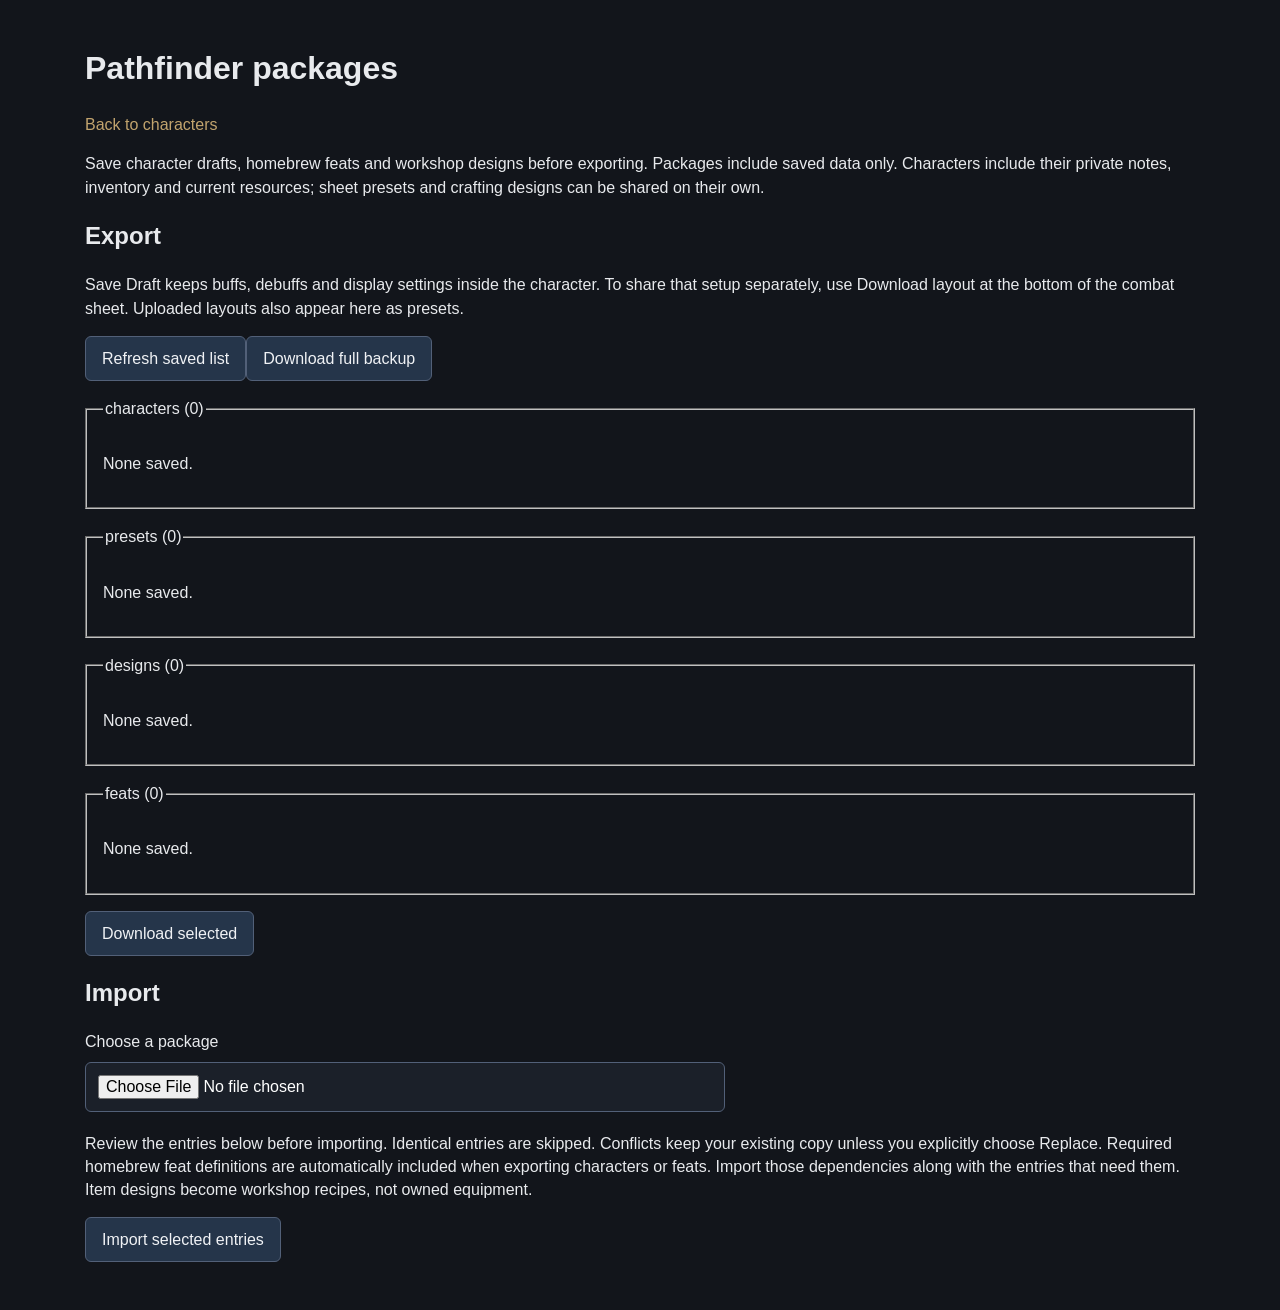
<file: character-creators/pathfinder-character/transfer.html>
<!doctype html><html lang="en"><head><meta charset="utf-8"><meta name="pf1-release" content="pf1-scoundrel-playtest-1"><meta name="viewport" content="width=device-width,initial-scale=1"><title>Pathfinder packages</title><link rel="stylesheet" href="../shared/styles.css"><link rel="stylesheet" href="style.css?v=pf1-scoundrel-playtest-1"><style>fieldset{margin:16px 0;padding:16px}label.package-row{display:flex;align-items:center;gap:10px;margin:10px 0}label.package-row input{width:auto}select{max-width:230px}#status{white-space:pre-wrap}</style></head><body class="cc-hub-body"><main class="cc-page"><h1>Pathfinder packages</h1><a href="./">Back to characters</a><p>Save character drafts, homebrew feats and workshop designs before exporting. Packages include saved data only. Characters include their private notes, inventory and current resources; sheet presets and crafting designs can be shared on their own.</p><p id="status" role="status"></p><h2>Export</h2><p>Save Draft keeps buffs, debuffs and display settings inside the character. To share that setup separately, use Download layout at the bottom of the combat sheet. Uploaded layouts also appear here as presets.</p><button id="refresh">Refresh saved list</button><button id="all">Download full backup</button><div id="exports"></div><button id="selected">Download selected</button><h2>Import</h2><label>Choose a package<input type="file" id="file" accept=".json,application/json"></label><p>Review the entries below before importing. Identical entries are skipped. Conflicts keep your existing copy unless you explicitly choose Replace. Required homebrew feat definitions are automatically included when exporting characters or feats. Import those dependencies along with the entries that need them. Item designs become workshop recipes, not owned equipment.</p><div id="preview"></div><button id="apply" disabled>Import selected entries</button><script type="importmap">{
  "imports": {
    "./additional-traits.mjs": "./additional-traits.mjs?v=pf1-scoundrel-playtest-1",
    "./advancement-ui.mjs": "./advancement-ui.mjs?v=pf1-scoundrel-playtest-1",
    "./advancement.mjs": "./advancement.mjs?v=pf1-scoundrel-playtest-1",
    "./app.mjs": "./app.mjs?v=pf1-scoundrel-playtest-1",
    "./archetypes-ui.mjs": "./archetypes-ui.mjs?v=pf1-scoundrel-playtest-1",
    "./background-data.mjs": "./background-data.mjs?v=pf1-scoundrel-playtest-1",
    "./backgrounds.mjs": "./backgrounds.mjs?v=pf1-scoundrel-playtest-1",
    "./bard-ui.mjs": "./bard-ui.mjs?v=pf1-scoundrel-playtest-1",
    "./character.mjs": "./character.mjs?v=pf1-scoundrel-playtest-1",
    "./choice-picker.mjs": "./choice-picker.mjs?v=pf1-scoundrel-playtest-1",
    "./class-choices.mjs": "./class-choices.mjs?v=pf1-scoundrel-playtest-1",
    "./classic-sheet.mjs": "./classic-sheet.mjs?v=pf1-scoundrel-playtest-1",
    "./combat-buffs.mjs": "./combat-buffs.mjs?v=pf1-scoundrel-playtest-1",
    "./combat-debuffs.mjs": "./combat-debuffs.mjs?v=pf1-scoundrel-playtest-1",
    "./combat-equipment.mjs": "./combat-equipment.mjs?v=pf1-scoundrel-playtest-1",
    "./combat-passives.mjs": "./combat-passives.mjs?v=pf1-scoundrel-playtest-1",
    "./combat-spells.mjs": "./combat-spells.mjs?v=pf1-scoundrel-playtest-1",
    "./crafted-items.mjs": "./crafted-items.mjs?v=pf1-scoundrel-playtest-1",
    "./defensive-tech-ui.mjs": "./defensive-tech-ui.mjs?v=pf1-scoundrel-playtest-1",
    "./deity-setup.mjs": "./deity-setup.mjs?v=pf1-scoundrel-playtest-1",
    "./dragonborn-ui.mjs": "./dragonborn-ui.mjs?v=pf1-scoundrel-playtest-1",
    "./enchanted-item-picker.mjs": "./enchanted-item-picker.mjs?v=pf1-scoundrel-playtest-1",
    "./engine/abilities.mjs": "./engine/abilities.mjs?v=pf1-scoundrel-playtest-1",
    "./engine/archer.mjs": "./engine/archer.mjs?v=pf1-scoundrel-playtest-1",
    "./engine/archetypes-data.mjs": "./engine/archetypes-data.mjs?v=pf1-scoundrel-playtest-1",
    "./engine/archetypes.mjs": "./engine/archetypes.mjs?v=pf1-scoundrel-playtest-1",
    "./engine/armor-master.mjs": "./engine/armor-master.mjs?v=pf1-scoundrel-playtest-1",
    "./engine/attack-routine.mjs": "./engine/attack-routine.mjs?v=pf1-scoundrel-playtest-1",
    "./engine/background-data.mjs": "./engine/background-data.mjs?v=pf1-scoundrel-playtest-1",
    "./engine/backgrounds.mjs": "./engine/backgrounds.mjs?v=pf1-scoundrel-playtest-1",
    "./engine/barbarian-archetypes-data.mjs": "./engine/barbarian-archetypes-data.mjs?v=pf1-scoundrel-playtest-1",
    "./engine/barbarian-archetypes.mjs": "./engine/barbarian-archetypes.mjs?v=pf1-scoundrel-playtest-1",
    "./engine/bard-archetypes-data.mjs": "./engine/bard-archetypes-data.mjs?v=pf1-scoundrel-playtest-1",
    "./engine/bard-archetypes.mjs": "./engine/bard-archetypes.mjs?v=pf1-scoundrel-playtest-1",
    "./engine/boilers.mjs": "./engine/boilers.mjs?v=pf1-scoundrel-playtest-1",
    "./engine/bows.mjs": "./engine/bows.mjs?v=pf1-scoundrel-playtest-1",
    "./engine/brawler.mjs": "./engine/brawler.mjs?v=pf1-scoundrel-playtest-1",
    "./engine/buffs.mjs": "./engine/buffs.mjs?v=pf1-scoundrel-playtest-1",
    "./engine/class-grants.mjs": "./engine/class-grants.mjs?v=pf1-scoundrel-playtest-1",
    "./engine/core-options-data.mjs": "./engine/core-options-data.mjs?v=pf1-scoundrel-playtest-1",
    "./engine/core-options.mjs": "./engine/core-options.mjs?v=pf1-scoundrel-playtest-1",
    "./engine/crafting.mjs": "./engine/crafting.mjs?v=pf1-scoundrel-playtest-1",
    "./engine/crossbowman.mjs": "./engine/crossbowman.mjs?v=pf1-scoundrel-playtest-1",
    "./engine/debuffs.mjs": "./engine/debuffs.mjs?v=pf1-scoundrel-playtest-1",
    "./engine/defensive-technology.mjs": "./engine/defensive-technology.mjs?v=pf1-scoundrel-playtest-1",
    "./engine/drill-sergeant.mjs": "./engine/drill-sergeant.mjs?v=pf1-scoundrel-playtest-1",
    "./engine/equipment.mjs": "./engine/equipment.mjs?v=pf1-scoundrel-playtest-1",
    "./engine/equipped-items.mjs": "./engine/equipped-items.mjs?v=pf1-scoundrel-playtest-1",
    "./engine/feat-index.mjs": "./engine/feat-index.mjs?v=pf1-scoundrel-playtest-1",
    "./engine/feat-progression-data.mjs": "./engine/feat-progression-data.mjs?v=pf1-scoundrel-playtest-1",
    "./engine/feat-progression.mjs": "./engine/feat-progression.mjs?v=pf1-scoundrel-playtest-1",
    "./engine/feat-themes.mjs": "./engine/feat-themes.mjs?v=pf1-scoundrel-playtest-1",
    "./engine/fighter-base.mjs": "./engine/fighter-base.mjs?v=pf1-scoundrel-playtest-1",
    "./engine/gadgets-data.mjs": "./engine/gadgets-data.mjs?v=pf1-scoundrel-playtest-1",
    "./engine/gunslinger.mjs": "./engine/gunslinger.mjs?v=pf1-scoundrel-playtest-1",
    "./engine/homebrew.mjs": "./engine/homebrew.mjs?v=pf1-scoundrel-playtest-1",
    "./engine/item-recovery.mjs": "./engine/item-recovery.mjs?v=pf1-scoundrel-playtest-1",
    "./engine/magic-items.mjs": "./engine/magic-items.mjs?v=pf1-scoundrel-playtest-1",
    "./engine/martial-options-data.mjs": "./engine/martial-options-data.mjs?v=pf1-scoundrel-playtest-1",
    "./engine/martial-options.mjs": "./engine/martial-options.mjs?v=pf1-scoundrel-playtest-1",
    "./engine/minor-adaptations.mjs": "./engine/minor-adaptations.mjs?v=pf1-scoundrel-playtest-1",
    "./engine/mobile-fighter.mjs": "./engine/mobile-fighter.mjs?v=pf1-scoundrel-playtest-1",
    "./engine/muralis-data.mjs": "./engine/muralis-data.mjs?v=pf1-scoundrel-playtest-1",
    "./engine/paladin-archetypes-data.mjs": "./engine/paladin-archetypes-data.mjs?v=pf1-scoundrel-playtest-1",
    "./engine/paladin-archetypes.mjs": "./engine/paladin-archetypes.mjs?v=pf1-scoundrel-playtest-1",
    "./engine/paladin-spells-data.mjs": "./engine/paladin-spells-data.mjs?v=pf1-scoundrel-playtest-1",
    "./engine/phalanx.mjs": "./engine/phalanx.mjs?v=pf1-scoundrel-playtest-1",
    "./engine/polearm-master.mjs": "./engine/polearm-master.mjs?v=pf1-scoundrel-playtest-1",
    "./engine/purchased-effects.mjs": "./engine/purchased-effects.mjs?v=pf1-scoundrel-playtest-1",
    "./engine/racial.mjs": "./engine/racial.mjs?v=pf1-scoundrel-playtest-1",
    "./engine/ranger-archetypes-data.mjs": "./engine/ranger-archetypes-data.mjs?v=pf1-scoundrel-playtest-1",
    "./engine/ranger-archetypes.mjs": "./engine/ranger-archetypes.mjs?v=pf1-scoundrel-playtest-1",
    "./engine/rogue-archetypes-data.mjs": "./engine/rogue-archetypes-data.mjs?v=pf1-scoundrel-playtest-1",
    "./engine/rogue-archetypes.mjs": "./engine/rogue-archetypes.mjs?v=pf1-scoundrel-playtest-1",
    "./engine/roughrider.mjs": "./engine/roughrider.mjs?v=pf1-scoundrel-playtest-1",
    "./engine/selectable-abilities-data.mjs": "./engine/selectable-abilities-data.mjs?v=pf1-scoundrel-playtest-1",
    "./engine/selectable-abilities.mjs": "./engine/selectable-abilities.mjs?v=pf1-scoundrel-playtest-1",
    "./engine/sheet-abilities.mjs": "./engine/sheet-abilities.mjs?v=pf1-scoundrel-playtest-1",
    "./engine/shielded-fighter.mjs": "./engine/shielded-fighter.mjs?v=pf1-scoundrel-playtest-1",
    "./engine/siegebreaker.mjs": "./engine/siegebreaker.mjs?v=pf1-scoundrel-playtest-1",
    "./engine/size-effects.mjs": "./engine/size-effects.mjs?v=pf1-scoundrel-playtest-1",
    "./engine/skills.mjs": "./engine/skills.mjs?v=pf1-scoundrel-playtest-1",
    "./engine/spell-schools.mjs": "./engine/spell-schools.mjs?v=pf1-scoundrel-playtest-1",
    "./engine/spell-use.mjs": "./engine/spell-use.mjs?v=pf1-scoundrel-playtest-1",
    "./engine/spellcasting-data.mjs": "./engine/spellcasting-data.mjs?v=pf1-scoundrel-playtest-1",
    "./engine/spellcasting.mjs": "./engine/spellcasting.mjs?v=pf1-scoundrel-playtest-1",
    "./engine/technical-knacks.mjs": "./engine/technical-knacks.mjs?v=pf1-scoundrel-playtest-1",
    "./engine/technology.mjs": "./engine/technology.mjs?v=pf1-scoundrel-playtest-1",
    "./engine/weapon-hands.mjs": "./engine/weapon-hands.mjs?v=pf1-scoundrel-playtest-1",
    "./equipment-display.mjs": "./equipment-display.mjs?v=pf1-scoundrel-playtest-1",
    "./equipment-ui.mjs": "./equipment-ui.mjs?v=pf1-scoundrel-playtest-1",
    "./equipment.mjs": "./equipment.mjs?v=pf1-scoundrel-playtest-1",
    "./feats.mjs": "./feats.mjs?v=pf1-scoundrel-playtest-1",
    "./homebrew-feats-ui.mjs": "./homebrew-feats-ui.mjs?v=pf1-scoundrel-playtest-1",
    "./homebrew-feats.mjs": "./homebrew-feats.mjs?v=pf1-scoundrel-playtest-1",
    "./inventory.mjs": "./inventory.mjs?v=pf1-scoundrel-playtest-1",
    "./owned-item-properties.mjs": "./owned-item-properties.mjs?v=pf1-scoundrel-playtest-1",
    "./paladin-ui.mjs": "./paladin-ui.mjs?v=pf1-scoundrel-playtest-1",
    "./ranger-ui.mjs": "./ranger-ui.mjs?v=pf1-scoundrel-playtest-1",
    "./roster.mjs": "./roster.mjs?v=pf1-scoundrel-playtest-1",
    "./sheet-example.mjs": "./sheet-example.mjs?v=pf1-scoundrel-playtest-1",
    "./sheet-presets.mjs": "./sheet-presets.mjs?v=pf1-scoundrel-playtest-1",
    "./skill-classes.mjs": "./skill-classes.mjs?v=pf1-scoundrel-playtest-1",
    "./skills.mjs": "./skills.mjs?v=pf1-scoundrel-playtest-1",
    "./spellcasting-ui.mjs": "./spellcasting-ui.mjs?v=pf1-scoundrel-playtest-1",
    "./transfer-ui.mjs": "./transfer-ui.mjs?v=pf1-scoundrel-playtest-1",
    "./transfer.mjs": "./transfer.mjs?v=pf1-scoundrel-playtest-1",
    "./engine/justiciar.mjs": "./engine/justiciar.mjs?v=pf1-scoundrel-playtest-1",
    "./engine/practiced.mjs": "./engine/practiced.mjs?v=pf1-scoundrel-playtest-1",
    "./engine/bloodline-summary.mjs": "./engine/bloodline-summary.mjs?v=pf1-scoundrel-playtest-1",
    "./justiciar-ui.mjs": "./justiciar-ui.mjs?v=pf1-scoundrel-playtest-1",
    "./engine/scoundrel.mjs": "./engine/scoundrel.mjs?v=pf1-scoundrel-playtest-1",
    "./engine/scoundrel-data.mjs": "./engine/scoundrel-data.mjs?v=pf1-scoundrel-playtest-1",
    "./scoundrel-ui.mjs": "./scoundrel-ui.mjs?v=pf1-scoundrel-playtest-1"
  }
}</script><script type="module" src="transfer-ui.mjs?v=pf1-scoundrel-playtest-1"></script></main></body></html>
</file>
<file: character-creators/shared/styles.css>
:root {
	--cc-bg: #12151b;
	--cc-bg-elevated: #1c2029;
	--cc-bg-input: #262b37;
	--cc-border: #383f4d;
	--cc-text: #e8eaed;
	--cc-text-muted: #9aa0a6;
	--cc-accent: #4c8bf5;
	--cc-accent-hover: #6ba0f7;
	--cc-danger: #e57373;
	--cc-success: #81c995;
	--cc-warning: #fdd663;
	--cc-radius: 8px;
	--cc-font: "Inter", -apple-system, BlinkMacSystemFont, "Segoe UI", Roboto, sans-serif;
	--cc-font-title: "Cinzel", Georgia, serif;
	--cc-mono: ui-monospace, "Cascadia Code", "SF Mono", Menlo, monospace;
}

*,
*::before,
*::after {
	box-sizing: border-box;
}

html, body {
	margin: 0;
	padding: 0;
	min-height: 100%;
	background: var(--cc-bg);
	color: var(--cc-text);
	font-family: var(--cc-font);
	line-height: 1.45;
	-webkit-font-smoothing: antialiased;
}

a {
	color: var(--cc-accent);
	text-decoration: none;
}
a:hover {
	color: var(--cc-accent-hover);
	text-decoration: underline;
}

.cc-page {
	max-width: 1150px;
	margin: 0 auto;
	padding: 1.5rem 1.25rem 3rem;
}

.cc-header {
	display: flex;
	flex-wrap: wrap;
	align-items: baseline;
	justify-content: space-between;
	gap: 0.75rem 1.25rem;
	margin-bottom: 1.5rem;
	padding-bottom: 1rem;
	border-bottom: 1px solid var(--cc-border);
}

.cc-header h1 {
	margin: 0;
	font-family: var(--cc-font-title);
	font-size: 1.65rem;
	font-weight: 700;
	letter-spacing: 0.02em;
}

.cc-header .cc-sub {
	color: var(--cc-text-muted);
	margin: 0.2rem 0 0;
	font-size: 0.9rem;
}

/* Hub Grid */
.cc-hub-grid {
	display: grid;
	grid-template-columns: repeat(auto-fit, minmax(300px, 1fr));
	gap: 1.25rem;
}
.cc-card-header-badge {
	font-size: 0.7rem;
	font-weight: 700;
	letter-spacing: 0.08em;
	color: var(--cc-accent);
	margin-bottom: 0.3rem;
}
.cc-badge-gold {
	color: #d4af37;
}

.cc-card {
	position: relative;
	display: flex;
	flex-direction: column;
	background: var(--cc-bg-elevated);
	border: 1px solid var(--cc-border);
	border-radius: var(--cc-radius);
	padding: 1.35rem 1.4rem;
	color: inherit;
	transition: border-color 0.2s, transform 0.2s, box-shadow 0.2s;
}
.cc-card:hover {
	border-color: var(--cc-accent);
	text-decoration: none;
	transform: translateY(-2px);
	box-shadow: 0 8px 24px rgba(0,0,0,0.3);
}
.cc-card h2 {
	margin: 0 0 0.4rem;
	font-family: var(--cc-font-title);
	font-size: 1.25rem;
}
.cc-card p {
	margin: 0 0 1rem;
	color: var(--cc-text-muted);
	font-size: 0.92rem;
	line-height: 1.5;
	flex: 1;
}
.cc-card .cc-badge {
	display: inline-block;
	align-self: flex-start;
	font-size: 0.75rem;
	font-weight: 600;
	padding: 0.2rem 0.6rem;
	border-radius: 999px;
	background: rgba(76, 139, 245, 0.18);
	color: var(--cc-accent);
}
.cc-badge-dnd {
	background: rgba(200, 50, 50, 0.18);
	color: #e57373;
	border: 1px solid rgba(200, 50, 50, 0.3);
}
.cc-badge-lotr {
	background: rgba(197, 160, 89, 0.18);
	color: #d4af37;
	border: 1px solid rgba(197, 160, 89, 0.3);
}

.cc-muted { color: var(--cc-text-muted); }
.cc-mono { font-family: var(--cc-mono); font-size: 0.9em; }

/* Equipment editor (shared) */
.cc-eq-editor {
	display: flex;
	flex-direction: column;
	gap: 0.75rem;
}
.cc-eq-head {
	display: flex;
	align-items: baseline;
	justify-content: space-between;
	gap: 0.75rem;
}
.cc-eq-head h3 {
	margin: 0;
}
.cc-eq-list {
	list-style: none;
	margin: 0;
	padding: 0;
	border: 1px solid var(--cc-border);
	border-radius: var(--cc-radius);
	background: var(--cc-bg);
	max-height: 240px;
	overflow: auto;
}
.cc-eq-row {
	display: flex;
	align-items: center;
	justify-content: space-between;
	gap: 0.6rem;
	padding: 0.45rem 0.65rem;
	border-bottom: 1px solid rgba(255, 255, 255, 0.04);
	font-size: 0.92rem;
}
.cc-eq-row:last-child {
	border-bottom: none;
}
.cc-eq-row.is-equipped {
	background: rgba(129, 201, 149, 0.08);
	border-left: 3px solid var(--cc-success);
}
.cc-eq-name {
	flex: 1;
	min-width: 120px;
	word-break: normal;
	overflow-wrap: break-word;
}
.cc-eq-row-actions {
	display: flex;
	align-items: center;
	gap: 0.3rem;
	flex-shrink: 0;
	flex-wrap: wrap;
}
.cc-eq-empty {
	padding: 0.75rem;
	list-style: none;
}
.cc-eq-add,
.cc-eq-catalog {
	border: 1px solid var(--cc-border);
	border-radius: var(--cc-radius);
	padding: 0.65rem 0.75rem;
	background: var(--cc-bg);
}
.cc-eq-add-title {
	font-weight: 650;
	font-size: 0.88rem;
	margin-bottom: 0.4rem;
}
.cc-eq-add-row {
	display: flex;
	flex-wrap: wrap;
	gap: 0.4rem;
	align-items: center;
}
.cc-eq-add-row .cc-input:not(.cc-input-num) {
	flex: 1;
	min-width: 10rem;
	max-width: none;
}
.cc-eq-catalog-list {
	margin-top: 0.5rem;
	max-height: 220px;
	overflow: auto;
	display: flex;
	flex-direction: column;
	gap: 0.2rem;
}
.cc-eq-catalog-item {
	appearance: none;
	text-align: left;
	display: flex;
	flex-wrap: wrap;
	align-items: baseline;
	justify-content: space-between;
	gap: 0.35rem 0.75rem;
	padding: 0.35rem 0.5rem;
	border: 1px solid transparent;
	border-radius: 6px;
	background: transparent;
	color: inherit;
	font: inherit;
	cursor: pointer;
}
.cc-eq-catalog-item:hover {
	border-color: var(--cc-accent);
	background: rgba(76, 139, 245, 0.08);
}
.cc-eq-catalog-name {
	font-weight: 600;
	font-size: 0.9rem;
}
.cc-eq-catalog-meta {
	font-size: 0.75rem;
	color: var(--cc-text-muted);
}
.cc-eq-bulk {
	font-size: 0.9rem;
}
.cc-eq-bulk summary {
	cursor: pointer;
	color: var(--cc-text-muted);
	margin-bottom: 0.35rem;
}
.cc-btn-xs {
	padding: 0.2rem 0.45rem;
	font-size: 0.78rem;
}

/* Source manager & Cog modal */
.cc-btn-cog {
	background: var(--cc-bg-elevated);
	border: 1px solid var(--cc-border);
	color: var(--cc-text);
	display: inline-flex;
	align-items: center;
	gap: 0.35rem;
}
.cc-btn-cog:hover {
	border-color: var(--cc-accent);
	color: var(--cc-accent);
}
.cc-source-banner {
	display: flex;
	align-items: center;
	justify-content: space-between;
	gap: 0.75rem;
	background: var(--cc-bg-elevated);
	border: 1px solid var(--cc-border);
	border-radius: var(--cc-radius);
	padding: 0.5rem 0.75rem;
	margin-bottom: 1rem;
	font-size: 0.88rem;
}
.cc-source-banner-left {
	display: flex;
	align-items: center;
	gap: 0.5rem;
	flex-wrap: wrap;
}
.cc-source-badges {
	display: flex;
	align-items: center;
	gap: 0.35rem;
	flex-wrap: wrap;
}
.cc-badge-source {
	background: rgba(76, 139, 245, 0.15);
	color: var(--cc-accent);
	border: 1px solid rgba(76, 139, 245, 0.3);
	padding: 0.1rem 0.45rem;
	border-radius: 4px;
	font-size: 0.75rem;
	font-weight: 600;
}
.cc-source-modal {
	max-height: 85vh;
	overflow: auto;
}
.cc-source-quick {
	margin-bottom: 1rem;
	gap: 0.4rem;
}
.cc-source-categories {
	display: flex;
	flex-direction: column;
	gap: 1.25rem;
	margin-bottom: 1.25rem;
}
.cc-source-cat h3 {
	margin: 0 0 0.2rem;
	font-size: 1.05rem;
}
.cc-source-cat p {
	margin: 0 0 0.5rem;
	font-size: 0.85rem;
}
.cc-source-grid {
	display: grid;
	grid-template-columns: repeat(auto-fill, minmax(200px, 1fr));
	gap: 0.5rem;
}
.cc-source-card {
	display: flex;
	align-items: center;
	gap: 0.6rem;
	padding: 0.5rem 0.65rem;
	border: 1px solid var(--cc-border);
	border-radius: 6px;
	background: var(--cc-bg);
	cursor: pointer;
	transition: border-color 0.15s, background 0.15s;
}
.cc-source-card:hover {
	border-color: var(--cc-accent);
}
.cc-source-card.is-active {
	border-color: var(--cc-accent);
	background: rgba(76, 139, 245, 0.12);
}
.cc-source-card-info {
	display: flex;
	flex-direction: column;
}
.cc-source-code {
	font-size: 0.75rem;
	font-weight: 700;
	color: var(--cc-accent);
}
.cc-source-name {
	font-size: 0.85rem;
	color: var(--cc-text);
}

/* Item Inspector Modal */
.cc-item-inspector {
	display: flex;
	flex-direction: column;
	gap: 0.75rem;
}
.cc-item-props {
	display: flex;
	flex-wrap: wrap;
	gap: 0.35rem;
}
.cc-item-tag {
	font-size: 0.78rem;
	padding: 0.15rem 0.45rem;
	border-radius: 4px;
	background: var(--cc-bg-input);
	border: 1px solid var(--cc-border);
	color: var(--cc-text);
}

/* Attacks Section & Combat Action Cards */
.cc-attack-grid {
	display: grid;
	grid-template-columns: repeat(auto-fill, minmax(220px, 1fr));
	gap: 0.65rem;
	margin-top: 0.5rem;
}
.cc-attack-card {
	border: 1px solid var(--cc-border);
	border-radius: var(--cc-radius);
	padding: 0.65rem 0.8rem;
	background: var(--cc-bg);
	display: flex;
	flex-direction: column;
	gap: 0.25rem;
}
.cc-attack-name {
	font-weight: 700;
	font-size: 0.95rem;
	display: flex;
	justify-content: space-between;
	align-items: center;
}
.cc-attack-meta {
	font-size: 0.82rem;
	color: var(--cc-text-muted);
}
.cc-attack-stat-row {
	display: flex;
	gap: 0.6rem;
	margin-top: 0.2rem;
}
.cc-attack-badge {
	background: var(--cc-bg-input);
	border: 1px solid var(--cc-border);
	border-radius: 4px;
	padding: 0.2rem 0.5rem;
	font-size: 0.85rem;
	font-weight: 600;
}

/* Currency & Carrying Capacity */
.cc-currency-grid {
	display: flex;
	flex-wrap: wrap;
	gap: 0.5rem;
	align-items: center;
	margin-top: 0.5rem;
	padding: 0.5rem 0.75rem;
	background: var(--cc-bg);
	border: 1px solid var(--cc-border);
	border-radius: var(--cc-radius);
}
.cc-currency-cell {
	display: flex;
	align-items: center;
	gap: 0.3rem;
	font-size: 0.85rem;
	font-weight: 600;
}
.cc-weight-bar-wrap {
	margin-top: 0.5rem;
	font-size: 0.82rem;
}
.cc-weight-bar {
	height: 8px;
	border-radius: 999px;
	background: var(--cc-bg-input);
	overflow: hidden;
	margin-top: 0.2rem;
}
.cc-weight-fill {
	height: 100%;
	background: var(--cc-accent);
	transition: width 0.3s;
}
.cc-weight-fill.is-overburdened {
	background: var(--cc-warning);
}
.cc-weight-fill.is-encumbered {
	background: var(--cc-danger);
}

/* ==========================================================================
   MOBILE & TABLET RESPONSIVE MEDIA QUERIES
   ========================================================================== */

@media (max-width: 768px) {
	.cc-page {
		padding: 1rem 0.75rem 2.5rem;
	}
	.cc-header {
		flex-direction: column;
		align-items: flex-start;
		gap: 0.5rem;
	}
	.cc-header h1 {
		font-size: 1.4rem;
	}
	
	/* Toolbar and steps scrolling */
	.cc-toolbar {
		flex-wrap: wrap;
		gap: 0.5rem;
	}
	.cc-steps {
		display: flex;
		overflow-x: auto;
		white-space: nowrap;
		-webkit-overflow-scrolling: touch;
		padding-bottom: 0.4rem;
		gap: 0.35rem;
	}
	.cc-step-btn {
		flex-shrink: 0;
		padding: 0.4rem 0.7rem;
		font-size: 0.82rem;
	}

	/* Sheet layouts stack on mobile */
	.cc-sheet-cols {
		grid-template-columns: 1fr !important;
		gap: 0.85rem;
	}
	.cc-stat-strip {
		grid-template-columns: repeat(3, 1fr) !important;
		gap: 0.4rem;
	}
	.cc-ability-grid {
		grid-template-columns: repeat(3, 1fr) !important;
		gap: 0.4rem;
	}

	/* Modal mobile drawer style */
	.cc-modal {
		width: 94vw !important;
		max-height: 90vh !important;
		margin: auto;
		border-radius: 12px;
	}
}

@media (max-width: 600px) {
	.cc-eq-row {
		flex-direction: column;
		align-items: stretch;
		gap: 0.45rem;
		padding: 0.55rem 0.65rem;
	}
	.cc-eq-name {
		width: 100%;
		font-size: 0.95rem;
		font-weight: 600;
	}
	.cc-eq-row-actions {
		width: 100%;
		justify-content: flex-end;
		gap: 0.35rem;
	}
	.cc-eq-row-actions .cc-btn {
		flex: 1;
		padding: 0.3rem 0.45rem;
		font-size: 0.78rem;
		text-align: center;
	}
}

@media (max-width: 480px) {
	.cc-stat-strip {
		grid-template-columns: repeat(2, 1fr) !important;
	}
	.cc-ability-grid {
		grid-template-columns: repeat(2, 1fr) !important;
	}
	.cc-attack-grid {
		grid-template-columns: 1fr !important;
	}
	.cc-source-grid {
		grid-template-columns: 1fr !important;
	}
	.cc-btn, .cc-input, select {
		min-height: 40px; /* Touch target safety */
	}
}

/* ==========================================================================
   PDF & PRINT THEMED STYLING
   ========================================================================== */

.cc-pdf-sheet {
	width: 816px;
	background: transparent;
	color: #1c1c1c;
	font-family: Georgia, "Book Antiqua", "Times New Roman", serif;
	font-size: 11px;
	line-height: 1.4;
	margin: 0 auto;
}

.cc-pdf-page {
	width: 816px;
	min-height: 1020px;
	padding: 20px 24px;
	background: #fcfbfa;
	box-shadow: 0 4px 15px rgba(0,0,0,0.15);
	margin-bottom: 20px;
	page-break-after: always;
	break-after: page;
	display: flex;
	flex-direction: column;
	justify-content: flex-start;
	gap: 6px;
	box-sizing: border-box;
}
.cc-pdf-page:last-child {
	page-break-after: auto;
	break-after: auto;
	margin-bottom: 0;
}

.cc-pdf-header-dnd {
	background: linear-gradient(135deg, #58180d 0%, #7d1c10 100%);
	color: #f9f6f0;
	border: 2px solid #8b0000;
	border-radius: 6px;
	padding: 10px 14px;
	margin-bottom: 0;
	display: flex;
	justify-content: space-between;
	align-items: center;
}
.cc-pdf-header-dnd .cc-pdf-name {
	font-size: 22px;
	font-weight: 700;
	color: #ffffff;
	font-family: var(--cc-font-title);
	letter-spacing: 0.02em;
}
.cc-pdf-header-dnd .cc-pdf-sub {
	color: #fdd663;
	font-size: 11.5px;
	margin-top: 2px;
}
.cc-pdf-header-dnd .cc-pdf-meta {
	font-size: 9.5px;
	color: #e2dac4;
	text-align: right;
	line-height: 1.4;
}

.cc-pdf-header-lotr {
	background: linear-gradient(135deg, #1e3f20 0%, #2d552f 100%);
	color: #f4efe6;
	border: 2px solid #c5a059;
	border-radius: 6px;
	padding: 10px 14px;
	margin-bottom: 0;
	display: flex;
	justify-content: space-between;
	align-items: center;
}
.cc-pdf-header-lotr .cc-pdf-name {
	font-size: 22px;
	font-weight: 700;
	color: #ffffff;
	font-family: var(--cc-font-title);
	letter-spacing: 0.03em;
}
.cc-pdf-header-lotr .cc-pdf-sub {
	color: #c5a059;
	font-size: 11.5px;
	margin-top: 2px;
}
.cc-pdf-header-lotr .cc-pdf-meta {
	font-size: 9.5px;
	color: #e5dbc5;
	text-align: right;
	line-height: 1.4;
}

.cc-pdf-tag {
	display: inline-block;
	background: rgba(255, 255, 255, 0.15);
	padding: 2px 6px;
	border-radius: 4px;
	font-size: 9px;
	font-weight: 600;
	margin-top: 3px;
}
.cc-pdf-tag-lotr {
	background: rgba(197, 160, 89, 0.25);
	border: 1px solid #c5a059;
	color: #ffffff;
}

.cc-pdf-grid3 {
	display: grid;
	grid-template-columns: repeat(6, 1fr);
	gap: 6px;
	margin-bottom: 0;
}
.cc-pdf-box {
	border: 1.5px solid #7d1c10;
	border-radius: 5px;
	background: #f7f3eb;
	padding: 4px 3px;
	text-align: center;
}
.cc-pdf-box-lotr {
	border: 1.5px solid #2d552f;
	background: #f2f5f1;
}
.cc-pdf-label {
	font-size: 8.5px;
	font-weight: 700;
	text-transform: uppercase;
	letter-spacing: 0.04em;
	color: #58180d;
	margin-bottom: 1px;
}
.cc-pdf-box-lotr .cc-pdf-label {
	color: #1e3f20;
}
.cc-pdf-big {
	font-size: 15px;
	font-weight: 700;
	color: #111;
}

.cc-pdf-abilities {
	display: grid;
	grid-template-columns: repeat(6, 1fr);
	gap: 6px;
	margin-bottom: 0;
}
.cc-pdf-ab {
	border: 1px solid #999;
	border-radius: 5px;
	background: #ffffff;
	padding: 4px 3px;
	text-align: center;
	box-shadow: 0 1px 3px rgba(0,0,0,0.05);
}
.cc-pdf-ab-lotr {
	border: 1px solid #2d552f;
}

.cc-pdf-section h3 {
	font-size: 11px;
	font-weight: 700;
	text-transform: uppercase;
	letter-spacing: 0.05em;
	color: #7d1c10;
	border-bottom: 1.5px solid #7d1c10;
	padding-bottom: 2px;
	margin: 6px 0 4px;
}
.cc-pdf-lotr section h3 {
	color: #1e3f20;
	border-bottom: 1.5px solid #1e3f20;
}

.cc-pdf-table {
	width: 100%;
	border-collapse: collapse;
	font-size: 9.5px;
	margin-bottom: 0;
}
.cc-pdf-table th {
	background: #7d1c10;
	color: #ffffff;
	text-align: left;
	padding: 3px 5px;
	font-size: 9px;
	text-transform: uppercase;
}
.cc-pdf-table-lotr th {
	background: #1e3f20;
}
.cc-pdf-table td {
	padding: 3px 5px;
	border-bottom: 1px solid #e0e0e0;
}
.cc-pdf-table tr:nth-child(even) td {
	background: #f7f4ec;
}

.cc-pdf-cols {
	display: grid;
	grid-template-columns: 1fr 1.2fr;
	gap: 10px;
	margin-bottom: 0;
}
.cc-pdf-list {
	margin: 0 0 6px;
	padding-left: 14px;
}
.cc-pdf-list.compact {
	list-style: none;
	padding-left: 0;
}
.cc-pdf-list.compact li {
	display: flex;
	justify-content: space-between;
	padding: 1.5px 0;
	border-bottom: 1px dotted #ccc;
}
.cc-pdf-right {
	font-variant-numeric: tabular-nums;
	font-weight: 600;
}
.cc-pdf-feat-text {
	font-size: 9px;
	color: #444;
	margin-top: 1px;
	line-height: 1.3;
}
.cc-pdf-p {
	margin: 0 0 4px;
}
.cc-pdf-coin-grid {
	display: flex;
	gap: 8px;
	background: #f7f4ec;
	border: 1px solid #ccc;
	border-radius: 4px;
	padding: 4px 8px;
	font-size: 9.5px;
	margin-bottom: 0;
}
.cc-pdf-notes-box {
	background: #faf8f2;
	border: 1px dashed #bbb;
	border-radius: 4px;
	padding: 4px 6px;
	font-size: 9px;
	color: #333;
	min-height: 35px;
}
.cc-pdf-footer {
	margin-top: auto;
	padding-top: 4px;
	border-top: 1px solid #bbb;
	display: flex;
	justify-content: space-between;
	font-size: 8.5px;
	color: #777;
}

/* Paper & Pencil Tabletop Trackers */
.cc-pdf-tracker-card {
	display: grid;
	grid-template-columns: 1fr 1fr;
	gap: 10px;
	background: #f7f4ec;
	border: 1.5px solid #7d1c10;
	border-radius: 6px;
	padding: 6px 10px;
	margin-bottom: 0;
	font-size: 9.5px;
}
.cc-pdf-tracker-lotr {
	border-color: #2d552f;
	background: #f2f5f1;
}
.cc-pdf-tracker-title {
	font-weight: 700;
	font-size: 10.5px;
	text-transform: uppercase;
	color: #58180d;
	margin-bottom: 4px;
}
.cc-pdf-tracker-lotr .cc-pdf-tracker-title {
	color: #1e3f20;
}
.cc-pdf-pips {
	font-size: 14px;
	letter-spacing: 0.1em;
	margin-bottom: 4px;
}
.cc-pdf-pip {
	color: #333;
}
.cc-pdf-writein {
	font-size: 8.5px;
	margin-top: 2px;
	color: #444;
}
.cc-pdf-writein-line {
	margin-top: 4px;
	font-size: 10px;
}
.cc-pdf-checks {
	margin-top: 5px;
	font-size: 9.5px;
}
.cc-pdf-ammo-row {
	display: flex;
	justify-content: space-between;
	align-items: center;
	background: #f7f4ec;
	border: 1px solid #ddd;
	border-radius: 4px;
	padding: 4px 8px;
	font-size: 9.5px;
	margin-top: 4px;
}
.cc-pdf-slot-tracker {
	background: #f7f4ec;
	border: 1px solid #ccc;
	border-radius: 4px;
	padding: 4px 8px;
	font-size: 9.5px;
	margin: 4px 0;
}
.cc-pdf-blank-line {
	color: #999;
	letter-spacing: 0.05em;
}

.cc-pdf-notes-full {
	background: #faf8f2;
	border: 1px solid #c5a059;
	border-radius: 6px;
	padding: 10px 14px;
	font-size: 10px;
	color: #222;
	line-height: 1.6;
	flex: 1;
	min-height: 220px;
}
.cc-pdf-dnd .cc-pdf-notes-full {
	border-color: #8b0000;
}
.cc-pdf-notes-lines {
	margin-top: 6px;
	color: #888;
	line-height: 1.8;
}

/* Options Dropdown Menu */
.cc-dropdown {
	position: relative;
	display: inline-block;
}
.cc-dropdown-menu {
	position: absolute;
	top: 100%;
	right: 0;
	margin-top: 0.35rem;
	background: var(--cc-bg-elevated);
	border: 1px solid var(--cc-border);
	border-radius: var(--cc-radius);
	box-shadow: 0 8px 24px rgba(0, 0, 0, 0.5);
	min-width: 190px;
	z-index: 200;
	display: flex;
	flex-direction: column;
	padding: 0.35rem;
	gap: 0.2rem;
}
.cc-dropdown-item {
	appearance: none;
	background: transparent;
	border: none;
	color: var(--cc-text);
	padding: 0.45rem 0.75rem;
	text-align: left;
	font: inherit;
	font-size: 0.88rem;
	border-radius: 4px;
	cursor: pointer;
	display: flex;
	align-items: center;
	gap: 0.5rem;
	width: 100%;
	transition: background 0.15s, color 0.15s;
}
.cc-dropdown-item:hover {
	background: var(--cc-bg-input);
	color: var(--cc-accent);
}
.cc-dropdown-item.cc-danger:hover {
	color: var(--cc-danger);
	background: rgba(229, 115, 115, 0.15);
}
.cc-dropdown-divider {
	height: 1px;
	background: var(--cc-border);
	margin: 0.25rem 0;
}

/* Character Portrait Component */
.cc-portrait-frame {
	position: relative;
	width: 76px;
	height: 76px;
	border-radius: 50%;
	border: 2px solid var(--cc-accent);
	background: var(--cc-bg-elevated);
	overflow: hidden;
	flex-shrink: 0;
	cursor: pointer;
	box-shadow: 0 4px 12px rgba(0, 0, 0, 0.3);
	display: flex;
	align-items: center;
	justify-content: center;
	transition: border-color 0.2s, transform 0.2s;
}
.cc-portrait-frame:hover {
	border-color: #fff;
	transform: scale(1.04);
}
.cc-portrait-img {
	width: 100%;
	height: 100%;
	object-fit: cover;
}
.cc-portrait-placeholder {
	font-size: 1.8rem;
	color: var(--cc-text-muted);
	user-select: none;
}
.cc-portrait-overlay {
	position: absolute;
	inset: 0;
	background: rgba(0, 0, 0, 0.5);
	color: #fff;
	font-size: 0.7rem;
	font-weight: 600;
	display: flex;
	align-items: center;
	justify-content: center;
	opacity: 0;
	transition: opacity 0.15s;
}
.cc-portrait-frame:hover .cc-portrait-overlay {
	opacity: 1;
}

/* Identity Header Layout */
.cc-identity-header-grid {
	display: flex;
	align-items: flex-start;
	gap: 1.25rem;
	margin-top: 1rem;
	margin-bottom: 1rem;
	width: 100%;
}
.cc-identity-header-grid .cc-portrait-frame {
	width: 86px;
	height: 86px;
	margin-top: 0.2rem;
	flex-shrink: 0;
}
.cc-identity-fields {
	flex: 1;
	min-width: 0;
	display: flex;
	flex-direction: column;
	gap: 0.75rem;
}
.cc-identity-fields .cc-field {
	width: 100%;
}

.cc-sheet-header-wrap {
	display: flex;
	align-items: center;
	gap: 1.25rem;
}
.cc-sheet-header-main {
	flex: 1;
	min-width: 0;
}

/* PDF Portrait Frame */
.cc-pdf-portrait {
	width: 64px;
	height: 64px;
	border-radius: 50%;
	border: 2px solid #8b0000;
	object-fit: cover;
	flex-shrink: 0;
}
.cc-pdf-lotr .cc-pdf-portrait {
	border-color: #c5a059;
}

/* Printable Sheet Media Query (fixes color stripping & blank page gaps) */
/* Health & Rest Controls */
.cc-hp-card {
	background: var(--cc-bg-panel);
	border: 1px solid var(--cc-border);
	border-radius: var(--cc-radius);
	padding: 1rem;
	margin-bottom: 1rem;
}
.cc-hp-bar-bg {
	height: 18px;
	background: var(--cc-bg-input);
	border: 1px solid var(--cc-border);
	border-radius: 9px;
	overflow: hidden;
	margin: 0.5rem 0 0.75rem;
	position: relative;
}
.cc-hp-bar-fill {
	height: 100%;
	background: linear-gradient(90deg, #4caf50 0%, #81c784 100%);
	transition: width 0.3s ease;
}
.cc-hp-bar-fill.is-warn {
	background: linear-gradient(90deg, #ff9800 0%, #ffb74d 100%);
}
.cc-hp-bar-fill.is-danger {
	background: linear-gradient(90deg, #f44336 0%, #e57373 100%);
}
.cc-hp-quick-btns {
	display: flex;
	gap: 0.4rem;
	flex-wrap: wrap;
	align-items: center;
}

/* Source pills & category grouping styling */
.cc-source-pills {
	display: flex;
	gap: 0.4rem;
	flex-wrap: wrap;
	margin: 0.5rem 0 0.75rem;
}
.cc-source-pill {
	display: inline-flex;
	align-items: center;
	gap: 4px;
	padding: 0.25rem 0.65rem;
	font-size: 0.8rem;
	border-radius: 12px;
	background: var(--cc-bg-input);
	border: 1px solid var(--cc-border);
	color: var(--cc-fg-muted);
	cursor: pointer;
	user-select: none;
	transition: all 0.2s ease;
}
.cc-source-pill.is-active {
	background: var(--cc-accent);
	color: #ffffff;
	border-color: var(--cc-accent);
	font-weight: 600;
}
.cc-cat-group-title {
	font-size: 0.95rem;
	font-weight: 700;
	color: var(--cc-accent);
	border-bottom: 1px solid var(--cc-border);
	padding-bottom: 0.25rem;
	margin: 1.25rem 0 0.5rem;
}
.cc-cat-group-title:first-child {
	margin-top: 0.5rem;
}

/* ==========================================================================
   CHARACTER ROSTER & SWITCHER COMPONENT
   ========================================================================== */

.cc-character-switcher {
	position: relative;
}
.cc-btn-switcher {
	background: var(--cc-bg-elevated);
	border: 1px solid var(--cc-border);
	padding: 0.4rem 0.8rem;
	border-radius: var(--cc-radius);
	cursor: pointer;
	color: var(--cc-fg);
	transition: border-color 0.2s, background 0.2s;
}
.cc-btn-switcher:hover {
	border-color: var(--cc-accent);
	background: var(--cc-bg);
}
.cc-roster-card {
	transition: all 0.2s ease;
}
.cc-roster-card:hover {
	border-color: var(--cc-accent) !important;
	transform: translateY(-1px);
}
.cc-roster-card.is-active {
	box-shadow: 0 0 0 1px var(--cc-accent);
}

/* ==========================================================================
   CLASS RESOURCE TRACKERS
   ========================================================================== */

.cc-resource-grid {
	display: grid;
	grid-template-columns: repeat(auto-fill, minmax(200px, 1fr));
	gap: 0.75rem;
	margin-top: 0.75rem;
}
.cc-resource-card {
	background: var(--cc-bg-elevated);
	border: 1px solid var(--cc-border);
	border-radius: var(--cc-radius);
	padding: 0.6rem 0.8rem;
	display: flex;
	flex-direction: column;
	gap: 0.4rem;
}
.cc-resource-header {
	display: flex;
	justify-content: space-between;
	align-items: baseline;
}
.cc-resource-name {
	font-weight: 600;
	font-size: 0.88rem;
	color: var(--cc-accent);
}
.cc-resource-recovery {
	font-size: 0.72rem;
	color: var(--cc-text-muted);
}
.cc-resource-counter {
	display: flex;
	align-items: center;
	justify-content: space-between;
	gap: 0.4rem;
}
.cc-resource-val {
	font-size: 1.15rem;
	font-weight: 700;
	min-width: 45px;
	text-align: center;
}
.cc-badge-stealth-disadv {
	display: inline-flex;
	align-items: center;
	gap: 0.25rem;
	background: rgba(220, 53, 69, 0.15);
	color: #ff6b6b;
	border: 1px solid rgba(220, 53, 69, 0.4);
	font-size: 0.75rem;
	font-weight: 600;
	padding: 0.15rem 0.45rem;
	border-radius: 4px;
}
.cc-ac-detail {
	font-size: 0.78rem;
	color: var(--cc-text-muted);
	margin-top: 0.2rem;
}


@media print {
	*, *::before, *::after {
		-webkit-print-color-adjust: exact !important;
		print-color-adjust: exact !important;
		color-adjust: exact !important;
	}

	body > *:not(#cc-pdf-host) {
		display: none !important;
	}

	body, html {
		margin: 0 !important;
		padding: 0 !important;
		background: #ffffff !important;
		height: auto !important;
		width: 100% !important;
	}

	#cc-pdf-host {
		display: block !important;
		position: static !important;
		width: 100% !important;
		margin: 0 !important;
		padding: 0 !important;
		visibility: visible !important;
	}

	.cc-pdf-sheet {
		width: 100% !important;
		margin: 0 !important;
		padding: 0 !important;
		box-shadow: none !important;
	}

	.cc-pdf-page {
		width: 100% !important;
		max-width: 100% !important;
		min-height: auto !important;
		box-shadow: none !important;
		margin: 0 !important;
		padding: 24px 28px !important;
		box-sizing: border-box !important;
		page-break-after: always !important;
		break-after: page !important;
		page-break-inside: avoid !important;
		break-inside: avoid !important;
	}

	.cc-pdf-page:last-child {
		page-break-after: avoid !important;
		break-after: avoid !important;
		margin-bottom: 0 !important;
	}

	@page {
		size: letter portrait;
		margin: 0;
	}
}
</file>
<file: character-creators/dnd-2024/app.css>
/* D&D 2024 Theme Override */
:root {
	--cc-bg: #12151b;
	--cc-bg-elevated: #1c2029;
	--cc-bg-input: #262b37;
	--cc-border: #3d2b2e;
	--cc-accent: #c83232;
	--cc-accent-hover: #e54242;
	--cc-gold: #d4af37;
	--cc-radius: 8px;
}

.cc-app-page {
	max-width: 1200px;
}

.cc-dnd-header h1 {
	color: #ffffff;
	text-shadow: 0 2px 10px rgba(200, 50, 50, 0.3);
}

.cc-panel h2, .cc-panel h3, .cc-wizard-title {
	font-family: var(--cc-font-title);
	letter-spacing: 0.03em;
}

.cc-status {
	margin: 0 0 1rem;
	color: var(--cc-text-muted);
	font-size: 0.9rem;
}
.cc-status.is-error {
	color: var(--cc-danger);
}

.cc-top-actions {
	display: flex;
	gap: 0.5rem;
	margin-bottom: 0.75rem;
	flex-wrap: wrap;
}

/* Buttons */
.cc-btn {
	appearance: none;
	border: 1px solid var(--cc-border);
	background: var(--cc-bg-elevated);
	color: var(--cc-text);
	border-radius: 6px;
	padding: 0.45rem 0.85rem;
	font: inherit;
	font-size: 0.92rem;
	cursor: pointer;
	transition: border-color 0.15s, background 0.15s, box-shadow 0.15s;
}
.cc-btn:hover {
	border-color: var(--cc-accent);
}
.cc-btn-primary {
	background: var(--cc-accent);
	border-color: var(--cc-accent);
	color: #fff;
	font-weight: 600;
	box-shadow: 0 2px 8px rgba(200, 50, 50, 0.3);
}
.cc-btn-primary:hover {
	background: var(--cc-accent-hover);
	border-color: var(--cc-accent-hover);
	box-shadow: 0 4px 12px rgba(200, 50, 50, 0.4);
}
.cc-btn-danger {
	border-color: var(--cc-danger);
	color: var(--cc-danger);
}
.cc-btn-row {
	display: flex;
	flex-wrap: wrap;
	gap: 0.5rem;
	margin-bottom: 1rem;
}

/* Steps */
.cc-steps {
	display: flex;
	flex-wrap: wrap;
	gap: 0.4rem;
	margin-bottom: 1rem;
}
.cc-step {
	appearance: none;
	border: 1px solid var(--cc-border);
	background: transparent;
	color: var(--cc-text-muted);
	border-radius: 999px;
	padding: 0.35rem 0.75rem;
	font: inherit;
	font-size: 0.85rem;
	cursor: pointer;
	transition: border-color 0.15s, background 0.15s, color 0.15s;
}
.cc-step:hover {
	border-color: var(--cc-accent);
	color: var(--cc-text);
}
.cc-step.is-active {
	background: var(--cc-accent);
	border-color: var(--cc-accent);
	color: #fff;
	font-weight: 600;
	box-shadow: 0 2px 8px rgba(200, 50, 50, 0.35);
}
.cc-step.is-done {
	border-color: var(--cc-success);
	color: var(--cc-success);
}

.cc-panel {
	background: var(--cc-bg-elevated);
	border: 1px solid var(--cc-border);
	border-radius: var(--cc-radius);
	padding: 1.1rem 1.25rem;
	margin-bottom: 1rem;
}
.cc-panel h2, .cc-panel h3 {
	margin: 0 0 0.75rem;
}
.cc-panel h4 {
	margin: 1rem 0 0.5rem;
}

.cc-wizard-footer {
	display: flex;
	justify-content: space-between;
	gap: 0.75rem;
	margin-top: 1.25rem;
	padding-top: 1rem;
	border-top: 1px solid var(--cc-border);
}

/* Forms */
.cc-form h2 {
	margin-top: 0;
}
.cc-field {
	display: flex;
	flex-direction: column;
	gap: 0.3rem;
	margin-bottom: 0.85rem;
}
.cc-field-label {
	font-size: 0.85rem;
	color: var(--cc-text-muted);
}
.cc-input, .cc-select {
	background: var(--cc-bg-input);
	border: 1px solid var(--cc-border);
	border-radius: 6px;
	color: var(--cc-text);
	padding: 0.5rem 0.65rem;
	font: inherit;
	width: 100%;
	max-width: 420px;
}
.cc-input-title {
	max-width: none;
	font-size: 1.4rem;
	font-weight: 650;
}
.cc-input-num {
	max-width: 5.5rem;
}
.cc-textarea {
	max-width: none;
	min-height: 100px;
	resize: vertical;
	font-family: inherit;
}
.cc-form-inline {
	display: flex;
	flex-wrap: wrap;
	gap: 0.5rem;
	margin: 0.5rem 0 1rem;
}
.cc-inline-form {
	display: flex;
	flex-wrap: wrap;
	align-items: center;
	gap: 0.5rem 0.75rem;
	margin-bottom: 1rem;
	font-size: 0.92rem;
}
.cc-error {
	color: var(--cc-danger);
}

/* Abilities */
.cc-ability-grid {
	display: grid;
	grid-template-columns: repeat(6, minmax(0, 1fr));
	gap: 0.5rem;
	margin: 0.75rem 0 1rem;
}
@media (max-width: 720px) {
	.cc-ability-grid {
		grid-template-columns: repeat(3, minmax(0, 1fr));
	}
}
.cc-ability-cell {
	background: var(--cc-bg);
	border: 1px solid var(--cc-border);
	border-radius: 8px;
	padding: 0.5rem;
	text-align: center;
}
.cc-ability-name {
	font-size: 0.7rem;
	text-transform: uppercase;
	letter-spacing: 0.04em;
	color: var(--cc-text-muted);
}
.cc-ability-score {
	font-size: 1.4rem;
	font-weight: 700;
}
.cc-ability-mod {
	font-weight: 650;
	color: var(--cc-accent);
}
.cc-ability-save {
	font-size: 0.75rem;
	color: var(--cc-text-muted);
	margin-top: 0.2rem;
}

/* Pickers */
.cc-picker-list {
	display: grid;
	grid-template-columns: repeat(auto-fill, minmax(200px, 1fr));
	gap: 0.5rem;
	max-height: 360px;
	overflow: auto;
	padding-right: 0.25rem;
	margin-bottom: 1rem;
}
.cc-picker-list-compact {
	max-height: 240px;
}
.cc-pick {
	appearance: none;
	text-align: left;
	background: var(--cc-bg);
	border: 1px solid var(--cc-border);
	border-radius: 8px;
	padding: 0.65rem 0.75rem;
	color: inherit;
	font: inherit;
	cursor: pointer;
}
.cc-pick:hover {
	border-color: var(--cc-accent);
}
.cc-pick.is-selected {
	border-color: var(--cc-accent);
	box-shadow: 0 0 0 1px var(--cc-accent);
	background: rgba(76, 139, 245, 0.1);
}
.cc-pick-title {
	font-weight: 650;
}
.cc-pick-meta {
	font-size: 0.8rem;
	color: var(--cc-text-muted);
	margin-top: 0.2rem;
}
.cc-pick-detail {
	font-size: 0.78rem;
	color: var(--cc-text-muted);
	margin-top: 0.35rem;
}

.cc-detail-box {
	border-top: 1px solid var(--cc-border);
	padding-top: 0.75rem;
	margin-top: 0.5rem;
}
.cc-prose {
	white-space: pre-wrap;
	font-family: inherit;
	font-size: 0.88rem;
	color: var(--cc-text-muted);
	background: var(--cc-bg);
	border-radius: 6px;
	padding: 0.65rem 0.75rem;
	max-height: 220px;
	overflow: auto;
}

.cc-checklist {
	display: grid;
	grid-template-columns: repeat(auto-fill, minmax(160px, 1fr));
	gap: 0.25rem 0.75rem;
}
.cc-check {
	display: flex;
	align-items: flex-start;
	gap: 0.4rem;
	font-size: 0.9rem;
	cursor: pointer;
	margin: 0.2rem 0;
}
.cc-check input {
	margin-top: 0.2rem;
}

/* Sheet */
.cc-toolbar {
	display: flex;
	flex-wrap: wrap;
	gap: 0.45rem;
	margin-bottom: 0.75rem;
}
.cc-btn-levelup {
	font-weight: 650;
	min-width: 9rem;
}
.cc-btn:disabled {
	opacity: 0.45;
	cursor: not-allowed;
}
.cc-tip {
	background: rgba(76, 139, 245, 0.12);
	border: 1px solid rgba(76, 139, 245, 0.35);
	border-radius: 8px;
	padding: 0.55rem 0.75rem;
	margin: 0 0 1rem;
	font-size: 0.9rem;
	color: var(--cc-text);
}
.cc-tip-warn {
	background: rgba(253, 214, 99, 0.12);
	border-color: rgba(253, 214, 99, 0.45);
}

.cc-subclass-layout {
	display: grid;
	grid-template-columns: minmax(200px, 0.9fr) 1.2fr;
	gap: 0.75rem;
	margin: 0.5rem 0 1rem;
}
@media (max-width: 720px) {
	.cc-subclass-layout {
		grid-template-columns: 1fr;
	}
}
.cc-subclass-list {
	display: flex;
	flex-direction: column;
	gap: 0.4rem;
	max-height: min(50vh, 420px);
	overflow: auto;
}
.cc-subclass-pick {
	width: 100%;
}
.cc-subclass-feat-list {
	margin: 0.5rem 0 0;
	padding-left: 1.1rem;
}
.cc-subclass-feat-list li {
	margin-bottom: 0.65rem;
}
.cc-panel-head {
	display: flex;
	flex-wrap: wrap;
	align-items: center;
	justify-content: space-between;
	gap: 0.5rem;
	margin-bottom: 0.5rem;
}
.cc-panel-head h3 {
	margin: 0;
}

/* Equipment packages */
.cc-equip-packages {
	margin: 0.75rem 0 1rem;
}
.cc-equip-pack {
	border: 1px solid var(--cc-border);
	border-radius: 8px;
	padding: 0.65rem 0.75rem;
	margin-bottom: 0.5rem;
	background: var(--cc-bg);
}
.cc-equip-pack-label {
	font-weight: 650;
	margin-bottom: 0.35rem;
}
.cc-equip-list {
	margin: 0.35rem 0 0 1.25rem;
	padding: 0;
}
.cc-equip-line {
	margin: 0.25rem 0;
	font-size: 0.92rem;
}
.cc-equip-choose-label {
	color: var(--cc-text-muted);
}
.cc-select-inline {
	display: inline-block;
	width: auto;
	min-width: 12rem;
	max-width: 100%;
	margin-left: 0.25rem;
}

/* Spell manager */
.cc-modal-wide {
	width: min(900px, 100%);
}
.cc-spell-summary {
	font-weight: 650;
	margin: 0.25rem 0 0.5rem;
}
.cc-spell-list-host {
	max-height: min(55vh, 520px);
	overflow: auto;
	border: 1px solid var(--cc-border);
	border-radius: 8px;
	padding: 0.5rem 0.65rem;
	background: var(--cc-bg);
	margin-bottom: 0.75rem;
}
.cc-spell-level-head {
	margin: 0.75rem 0 0.35rem;
	font-size: 0.95rem;
	color: var(--cc-accent);
}
.cc-spell-grid {
	display: grid;
	grid-template-columns: repeat(auto-fill, minmax(220px, 1fr));
	gap: 0.15rem 0.5rem;
}
.cc-spell-row {
	display: flex;
	align-items: baseline;
	gap: 0.4rem;
	font-size: 0.88rem;
	cursor: pointer;
	padding: 0.15rem 0.2rem;
	border-radius: 4px;
}
.cc-spell-row:hover {
	background: rgba(255, 255, 255, 0.04);
}
.cc-spell-name {
	font-weight: 600;
}
.cc-spell-meta {
	color: var(--cc-text-muted);
	font-size: 0.78rem;
}
.cc-sheet-header {
	margin-bottom: 0.75rem;
}
.cc-sheet-sub {
	color: var(--cc-text-muted);
	margin-top: 0.35rem;
}
.cc-stat-strip {
	display: grid;
	grid-template-columns: repeat(auto-fit, minmax(100px, 1fr));
	gap: 0.5rem;
	margin-bottom: 1rem;
}
.cc-stat {
	background: var(--cc-bg-elevated);
	border: 1px solid var(--cc-border);
	border-radius: 8px;
	padding: 0.55rem 0.65rem;
	text-align: center;
}
.cc-stat-label {
	font-size: 0.7rem;
	text-transform: uppercase;
	letter-spacing: 0.04em;
	color: var(--cc-text-muted);
}
.cc-stat-value {
	font-size: 1.35rem;
	font-weight: 700;
}
.cc-stat-sub {
	font-size: 0.75rem;
	color: var(--cc-text-muted);
}

.cc-sheet-cols {
	display: grid;
	grid-template-columns: 1fr 1.4fr;
	gap: 1rem;
}
@media (max-width: 800px) {
	.cc-sheet-cols {
		grid-template-columns: 1fr;
	}
}

.cc-skill-list {
	list-style: none;
	margin: 0;
	padding: 0;
}
.cc-skill-list li {
	display: flex;
	justify-content: space-between;
	padding: 0.2rem 0;
	border-bottom: 1px solid rgba(255, 255, 255, 0.04);
	font-size: 0.9rem;
}
.cc-skill-list li.is-proficient {
	color: var(--cc-text);
	font-weight: 600;
}

.cc-feature {
	border: 1px solid var(--cc-border);
	border-radius: 6px;
	padding: 0.35rem 0.55rem;
	margin-bottom: 0.4rem;
	background: var(--cc-bg);
}
.cc-feature summary {
	cursor: pointer;
	font-weight: 600;
	font-size: 0.92rem;
}
.cc-feature-subclass {
	border-color: rgba(129, 201, 149, 0.45);
}
.cc-pick-asi {
	border-color: rgba(129, 201, 149, 0.55);
}
.cc-pick-asi.is-selected {
	border-color: var(--cc-success);
	box-shadow: 0 0 0 1px var(--cc-success);
}
.cc-feat-ability-picks {
	margin-top: 0.35rem;
}

/* Modal */
.cc-modal-backdrop {
	position: fixed;
	inset: 0;
	background: rgba(0, 0, 0, 0.65);
	display: flex;
	align-items: flex-start;
	justify-content: center;
	padding: 2rem 1rem;
	overflow: auto;
	z-index: 1000;
}
.cc-modal {
	background: var(--cc-bg-elevated);
	border: 1px solid var(--cc-border);
	border-radius: 10px;
	padding: 1.25rem;
	width: min(720px, 100%);
	max-height: none;
}
.cc-modal h2 {
	margin-top: 0;
}

/* PDF host container */
.cc-pdf-host {
	position: fixed;
	left: -10000px;
	top: 0;
	width: 816px; /* ~letter at 96dpi */
	background: #fff;
	color: #111;
	z-index: -1;
}
</file>
<file: character-creators/pathfinder-character/style.css>
nav{display:flex;gap:12px;flex-wrap:wrap}a{color:#c2a46e}button,input,textarea{font:inherit}button{cursor:pointer}button.cc-card{text-align:left;color:inherit;width:100%}button:not(.cc-card){padding:10px 16px;background:#25354a;color:#f0f2f5;border:1px solid #526078;border-radius:6px}label{display:grid;gap:8px;margin:20px 0;max-width:640px}input,textarea{background:#1b2029;color:#fff;padding:12px;border:1px solid #526078;border-radius:6px}#roster{display:grid;gap:12px}#roster button{text-align:left}small{display:block;color:#a7b2c2}#message{color:#e5bc76;white-space:pre-wrap}:focus-visible{outline:3px solid #e5bc76;outline-offset:4px}[hidden]{display:none!important}#editor{max-width:800px}.cc-header{flex-wrap:wrap}.cc-card-grid{margin-top:20px}

#editor{max-width:none}#steps{display:flex;gap:8px;flex-wrap:wrap;margin:20px 0}#steps [aria-current=step]{background:#425e43;border-color:#dfbe74}#panel{max-width:1050px}#panel table{border-collapse:collapse;width:100%;margin:16px 0}#panel td,#panel th{padding:10px;border:1px solid #526078;text-align:left}#panel input[type=number]{width:100px}#panel select{font:inherit;background:#1b2029;color:#fff;padding:12px;border:1px solid #526078;border-radius:6px}#panel details{margin:16px 0}#panel summary{cursor:pointer;color:#e5bc76}.class-reference{max-height:500px;overflow:auto;padding:16px}.racial-rules{max-width:850px}#panel{overflow-x:auto}

.inventory-heading,.inventory-row,.inventory-actions{display:flex;align-items:center;gap:.5rem}
.inventory-heading{justify-content:space-between;margin:1rem 0}
.inventory-heading h3{margin:0}.inventory-heading small{font-size:.85rem;font-weight:normal;color:#9cabb5;margin-left:.5rem}
.inventory-list,.item-picker-results{border:1px solid #34464c;border-radius:8px;max-height:360px;overflow:auto;background:#111d22}
.inventory-row{justify-content:space-between;padding:.7rem;border-bottom:1px solid #25363c}
.inventory-row:last-child{border-bottom:0}.inventory-row small{display:block;color:#a0b2bb;font-size:.8rem;margin-top:.2rem}
.inventory-row button,.inventory-heading button{margin:0;white-space:nowrap}.inventory-actions{flex-wrap:wrap}
.remove-item{color:#ff8981;border-color:#a55d56}.item-picker,.item-inspection{padding:1rem;border:1px solid #49616b;border-radius:8px;margin:1rem 0}.inventory-empty{padding:1rem}
@media(max-width:600px){.inventory-row{align-items:flex-start;flex-direction:column}.inventory-actions{width:100%}.inventory-heading{flex-wrap:wrap}}

.item-stats{display:grid;grid-template-columns:repeat(auto-fit,minmax(140px,1fr));gap:.8rem}.item-stats dt{color:#9cabb5;font-size:.85rem}.item-stats dd{margin:.2rem 0}.item-preview{padding:0 1rem 1rem}

#panel .racial-option{margin:18px 0;max-width:850px}
#panel .racial-option-label{display:flex;align-items:center;gap:10px;margin:0;cursor:pointer}
#panel .racial-option-label input[type=checkbox]{flex:0 0 auto;width:18px;height:18px;margin:0;padding:0;accent-color:#dfbe74}
#panel .racial-option p{margin:6px 0 0 28px}
#panel .racial-option.is-unavailable{color:#9299a3}
#panel .racial-option.is-unavailable .racial-option-label{cursor:not-allowed}
#panel .racial-conflict{font-size:.85rem;font-style:italic}
.spell-choice{max-width:640px;margin:20px 0}
#panel .spell-picker{margin:8px 0;position:relative}
#panel .spell-picker>summary{background:#1b2029;color:#fff;padding:12px;border:1px solid #526078;border-radius:6px}
.spell-options{max-height:340px;overflow-y:auto;background:#1b2029;border:1px solid #526078;border-radius:6px;margin-top:4px}
#panel .spell-options button{display:block;width:100%;text-align:left;background:transparent;border:0;border-radius:0;padding:9px 14px;color:#fff}
#panel .spell-options button:hover,#panel .spell-options button:focus-visible{background:#253f61;outline-offset:-3px}
#panel .spell-options button[aria-pressed=true]{box-shadow:inset 3px 0 #e5bc76}
.spell-preview{display:none;margin-top:7px;white-space:normal;line-height:1.5;color:#e0e6ee}
.spell-options button:hover .spell-preview,.spell-options button:focus .spell-preview{display:block}

#roster .saved-character-row{display:flex;gap:10px;align-items:center;margin:10px 0}#roster .saved-character-row>button:first-child{flex:1;text-align:left}#roster .delete-character{color:#ffb4ab;border-color:#8e4944;flex:0 0 auto}
.equipment-add-choice{display:grid;grid-template-columns:minmax(0,1fr) auto;align-items:start;gap:24px}.enchanted-item-choice{padding:0 12px}.enchanted-item-choice .combat-toggle{display:flex;align-items:center;gap:8px}.enchanted-item-choice input[type=checkbox]{width:auto}.enchanted-item-choice select{width:100%}@media(max-width:650px){.equipment-add-choice{grid-template-columns:1fr;gap:0}.enchanted-item-choice{padding:0}}
</file>
<file: character-creators/pathfinder-character/classic-sheet.css>
.classic-sheet{--sheet-line:#526078;--sheet-accent:#e5bc76;max-width:1050px;margin:24px 0;background:#171e28;border:1px solid var(--sheet-line);border-top:5px solid var(--sheet-accent);border-radius:8px;padding:28px;color:#edf0f5}
.sheet-heading{display:flex;justify-content:space-between;gap:20px;align-items:center}.sheet-heading h2{font-size:2rem;line-height:1.2;margin:10px 0}.sheet-heading p{margin:6px 0;color:#bdc8d6}.sheet-eyebrow{font-size:.75rem;letter-spacing:.13em;color:var(--sheet-accent)}.sheet-level{display:grid;text-align:center;min-width:78px;border:1px solid var(--sheet-line);padding:12px;border-radius:6px}.sheet-level strong{font-size:2.5rem}.sheet-level span{font-size:.7rem;letter-spacing:.15em}.sheet-jumps{border-block:1px solid var(--sheet-line);padding:14px 0;margin:22px 0}.sheet-jumps a{font-size:.9rem}
.sheet-abilities{display:grid;grid-template-columns:repeat(6,minmax(0,1fr));gap:8px;margin:20px 0}.sheet-stat{display:flex;flex-direction:column;gap:7px;padding:12px;background:#222d3b;border:1px solid #415064;border-radius:5px;min-width:0}.sheet-stat span{font-size:.75rem;color:#c3cedc;text-transform:uppercase;letter-spacing:.04em}.sheet-stat strong{font-size:1.25rem}.sheet-columns{display:grid;grid-template-columns:minmax(0,1.35fr) minmax(0,1fr);gap:22px}.sheet-block{margin:0 0 22px;padding:16px;border:1px solid var(--sheet-line);border-radius:5px;min-width:0;scroll-margin-top:20px}.sheet-block>h3{margin:0 0 16px;padding-bottom:10px;border-bottom:1px solid var(--sheet-line);font-size:1rem;letter-spacing:.06em;text-transform:uppercase;color:var(--sheet-accent)}.sheet-stats{display:grid;grid-template-columns:repeat(2,minmax(0,1fr));gap:8px}.sheet-hint{font-size:.83rem;line-height:1.5;color:#aebed0}.sheet-block p,.sheet-block li{line-height:1.5;overflow-wrap:anywhere}.sheet-block li{margin:8px 0}.sheet-block h4{margin:8px 0 14px}#panel .classic-sheet table{margin:0;font-size:.85rem}#panel .classic-sheet td,#panel .classic-sheet th{padding:7px 5px;border:0;border-bottom:1px solid #344154}#panel .classic-sheet th{font-weight:500}#panel .classic-sheet details{margin:12px 0}.classic-sheet label{max-width:none}.classic-sheet textarea{box-sizing:border-box;width:100%;resize:vertical}.sheet-review{padding:14px;background:#222d3b;border-radius:5px}
@media(max-width:760px){.classic-sheet{padding:14px}.sheet-columns{grid-template-columns:1fr}.sheet-abilities{grid-template-columns:repeat(3,minmax(0,1fr))}.sheet-heading h2{font-size:1.5rem}.sheet-level{min-width:45px}.sheet-block{padding:12px}}
@media print{body{background:white!important}.cc-header,#steps,#message,#back,#title,#editor>p,.sheet-jumps,.classic-sheet button{display:none!important}.classic-sheet{border:0;color:black;background:white;padding:0}.sheet-stat,.sheet-review{background:white}.sheet-stat span,.sheet-heading p,.sheet-hint,.sheet-block>h3,.sheet-eyebrow{color:#333}.sheet-block{break-inside:avoid}.sheet-columns{grid-template-columns:1.35fr 1fr}}
.combat-spell{padding:14px;margin:14px 0;border:1px solid #526078;border-radius:6px;background:#1b2532}.combat-spell header{display:flex;gap:10px;justify-content:space-between;align-items:baseline;flex-wrap:wrap}.combat-spell header span{color:#e5bc76;font-size:.85rem}.spell-metamagic{display:flex;flex-wrap:wrap;gap:12px}.classic-sheet .spell-metamagic label{display:block;margin:8px 0;font-size:.9rem;flex:1 1 180px}.spell-metamagic input{margin-right:6px}.spell-metamagic small{margin-top:5px;line-height:1.4}.spell-preview-stats{display:grid;grid-template-columns:repeat(2,minmax(0,1fr));gap:12px}.spell-preview-stats dt{font-size:.8rem;color:#bdc8d6}.spell-preview-stats dd{margin:4px 0;overflow-wrap:anywhere}.spell-preview-stats>div:last-child{grid-column:1/-1}.spell-cast-error{color:#ffb9ae}.classic-sheet button:disabled{opacity:.55;cursor:not-allowed}.combat-caster h5{font-size:1rem;color:#e5bc76;margin:22px 0 8px}
.sheet-columns>div,.sheet-sidebar{min-width:0}.spell-list>summary{font-weight:700;font-size:1.05rem;padding:8px 0}.spell-level{border-top:1px solid #415064;padding-top:10px}.spell-level>summary{font-weight:600;padding:6px 0}.spell-level>summary small{display:inline;font-weight:400;margin-left:8px}.sheet-sidebar .combat-spell{padding:10px}.sheet-sidebar .spell-preview-stats{grid-template-columns:1fr}.sheet-sidebar .spell-metamagic{gap:4px}.sheet-sidebar .sheet-stats{grid-template-columns:1fr}.sheet-sidebar .combat-spell header{display:block}.sheet-sidebar .combat-spell h4{margin-bottom:6px}
.combat-toggle,.classic-sheet .combat-toggle,#panel .combat-toggle{display:flex;align-items:center;gap:10px}.combat-toggle input[type=checkbox]{width:auto;flex:none}.owned-item-properties{padding:12px;border:1px solid #526078;border-radius:6px}.owned-item-properties summary{font-weight:600}

.combat-layout{display:grid;grid-template-columns:250px minmax(0,1fr);gap:20px;align-items:start}.combat-buffs{position:sticky;top:16px;max-height:calc(100vh - 48px);overflow-y:auto}.combat-main{min-width:0}.combat-buffs .combat-toggle{align-items:flex-start;margin:14px 0 8px}.combat-buffs .combat-toggle input{margin-top:4px}.combat-buffs select{width:100%;box-sizing:border-box}.combat-buff{border-top:1px solid #415064;padding-top:4px}.combat-buffs .sheet-hint{font-size:.8rem}@media(max-width:850px){.combat-layout{grid-template-columns:1fr}.combat-buffs{position:static;max-height:none}}@media print{.combat-buffs{position:static;max-height:none;overflow:visible}}

.combat-effect-heading{display:flex;align-items:center;justify-content:space-between;gap:6px}.combat-buffs .combat-effect-heading .combat-toggle{flex:1;min-width:0;margin:8px 0}.combat-effect-heading button{flex:none;padding:4px 7px;font-size:.75rem}.combat-buffs .combat-buff .sheet-hint{margin:4px 0 10px}.combat-passives summary{font-weight:600;color:var(--sheet-accent)}.combat-passives ul{padding-left:18px;font-size:.85rem}.combat-passives li{margin:5px 0}


.combat-resource-action{border-top:1px solid #415064;padding:10px 0}.combat-action-heading{display:flex;align-items:center;justify-content:space-between;gap:12px}.combat-action-heading h4{margin:0;min-width:0}.combat-action-heading button{flex:none;padding:6px 12px}#panel .classic-sheet .combat-resource-action details{margin:6px 0 0}.combat-resource-action summary{font-size:.8rem}

.combat-spell{padding:10px;margin:8px 0}.spell-action-row{display:flex;align-items:center;flex-wrap:wrap;gap:8px 12px}.spell-action-row h4{margin:0}.spell-slot-label{font-size:.8rem;color:#e5bc76}.spell-action-row .spell-metamagic{flex:1;gap:8px}.classic-sheet .spell-action-row .spell-metamagic label{display:flex;align-items:center;gap:4px;flex:0 0 auto;margin:0;font-size:.8rem}.spell-action-row .spell-metamagic input{width:auto;margin:0}.spell-action-row button{padding:6px 12px;margin-left:auto}#panel .classic-sheet .combat-spell>details{margin:6px 0 0}.combat-spell>details>summary{font-size:.8rem}
</file>
<file: character-creators/pathfinder/style.css>
:root{color-scheme:dark;--bg:#101b20;--panel:#19282e;--line:#34474d;--muted:#b1c3c8;--accent:#e5bc76}*{box-sizing:border-box}body{margin:0;background:var(--bg);color:#edf3f1;font:16px/1.6 system-ui,sans-serif}header,main,footer{max-width:1300px;margin:auto;padding:24px 32px}header{padding-top:40px}a{color:var(--accent)}h1,h2{font-family:Georgia,serif;line-height:1.2}h1{font-size:clamp(30px,4vw,48px);margin:10px 0}h2{font-size:30px}h3{color:var(--accent)}.eyebrow{letter-spacing:.14em;font-size:12px;color:var(--accent)}header>p:last-child,footer{color:var(--muted)}.filters{display:flex;gap:16px;align-items:end;padding:20px;background:var(--panel);border:1px solid var(--line);border-radius:12px}label{display:grid;gap:6px;font-size:13px;color:var(--muted)}.search{flex:1}input,select,button{font:inherit;color:inherit;border:1px solid var(--line);border-radius:6px;background:var(--bg);padding:11px;min-height:44px}input{width:100%}button,a{touch-action:manipulation}button{cursor:pointer;color:var(--accent)}:focus-visible{outline:3px solid var(--accent);outline-offset:3px}.layout{display:grid;grid-template-columns:320px minmax(0,1fr);gap:24px}#results{max-height:75vh;overflow:auto}#results a{display:block;padding:14px 16px;text-decoration:none;border:1px solid var(--line);margin-bottom:8px;border-radius:8px;background:var(--panel)}#results a[aria-current=true]{border-color:var(--accent);background:#304047}small{display:block;color:var(--muted)}article{background:var(--panel);padding:28px;border:1px solid var(--line);border-radius:12px;min-width:0}article h2{margin-top:12px}.tag{display:inline-block;border:1px solid var(--line);padding:3px 9px;border-radius:20px;font-size:12px;margin:3px;color:var(--muted)}.prose{white-space:pre-wrap}pre{overflow:auto;padding:16px;background:var(--bg);font-size:13px;max-height:550px}dl{display:grid;grid-template-columns:minmax(110px,1fr) 2fr;gap:8px}dt{color:var(--muted)}dd{margin:0;overflow-wrap:anywhere}summary{cursor:pointer;color:var(--accent);padding:12px 0}.links a{display:inline-block;margin:4px 14px 4px 0}footer{font-size:13px;padding-bottom:40px}@media(max-width:760px){header,main,footer{padding:20px}.filters{flex-wrap:wrap}.search{flex-basis:100%;order:-1}.layout{grid-template-columns:1fr}#results{max-height:260px}article{padding:20px}h1{font-size:32px}}

.class-rules{overflow-x:auto}.class-rules table,article details table{border-collapse:collapse;width:100%;font-size:14px;margin:20px 0}.class-rules th,.class-rules td,article details td{border:1px solid var(--line);padding:8px;text-align:left}.class-rules tr:nth-child(even){background:var(--bg)}.class-rules h1{font-size:30px}.class-rules h2{margin-top:32px}article details{overflow-x:auto}
</file>
<file: character-creators/pathfinder/crafting/style.css>
.workshop{display:grid;grid-template-columns:minmax(0,1.2fr) minmax(300px,1fr);gap:24px;margin-top:24px}.toolbar{display:flex;gap:12px;align-items:end;flex-wrap:wrap;margin:20px 0}.toolbar label{flex:1;min-width:220px}form{padding:24px;border:1px solid var(--line);border-radius:12px;background:var(--panel)}label{margin:12px 0;font-size:14px}textarea{min-height:90px;resize:vertical;width:100%;background:var(--bg);color:inherit;font:inherit;border:1px solid var(--line);padding:10px;border-radius:6px}fieldset{border:1px solid var(--line);margin:20px 0;padding:16px;border-radius:8px}input[type=checkbox]{width:auto;min-height:0}label.check{display:flex;align-items:center;gap:8px}button:disabled{opacity:.5;cursor:default}#message{color:var(--accent)}.price{font-size:28px;color:var(--accent)}article{align-self:start}#estimate ul{padding-left:20px}.pair{display:grid;grid-template-columns:1fr 1fr;gap:12px}@media(max-width:850px){.workshop{grid-template-columns:1fr}.pair{grid-template-columns:1fr}}
.modification-group {margin: .75rem 0; padding: .75rem; border: 1px solid #465363; border-radius: 6px;}
.modification-group summary {cursor: pointer; font-weight: 700; color: #e9b866;}
.modification-group .check {margin-top: 1rem;}
.modification-group p {margin: .3rem 0 1rem;}
</file>
